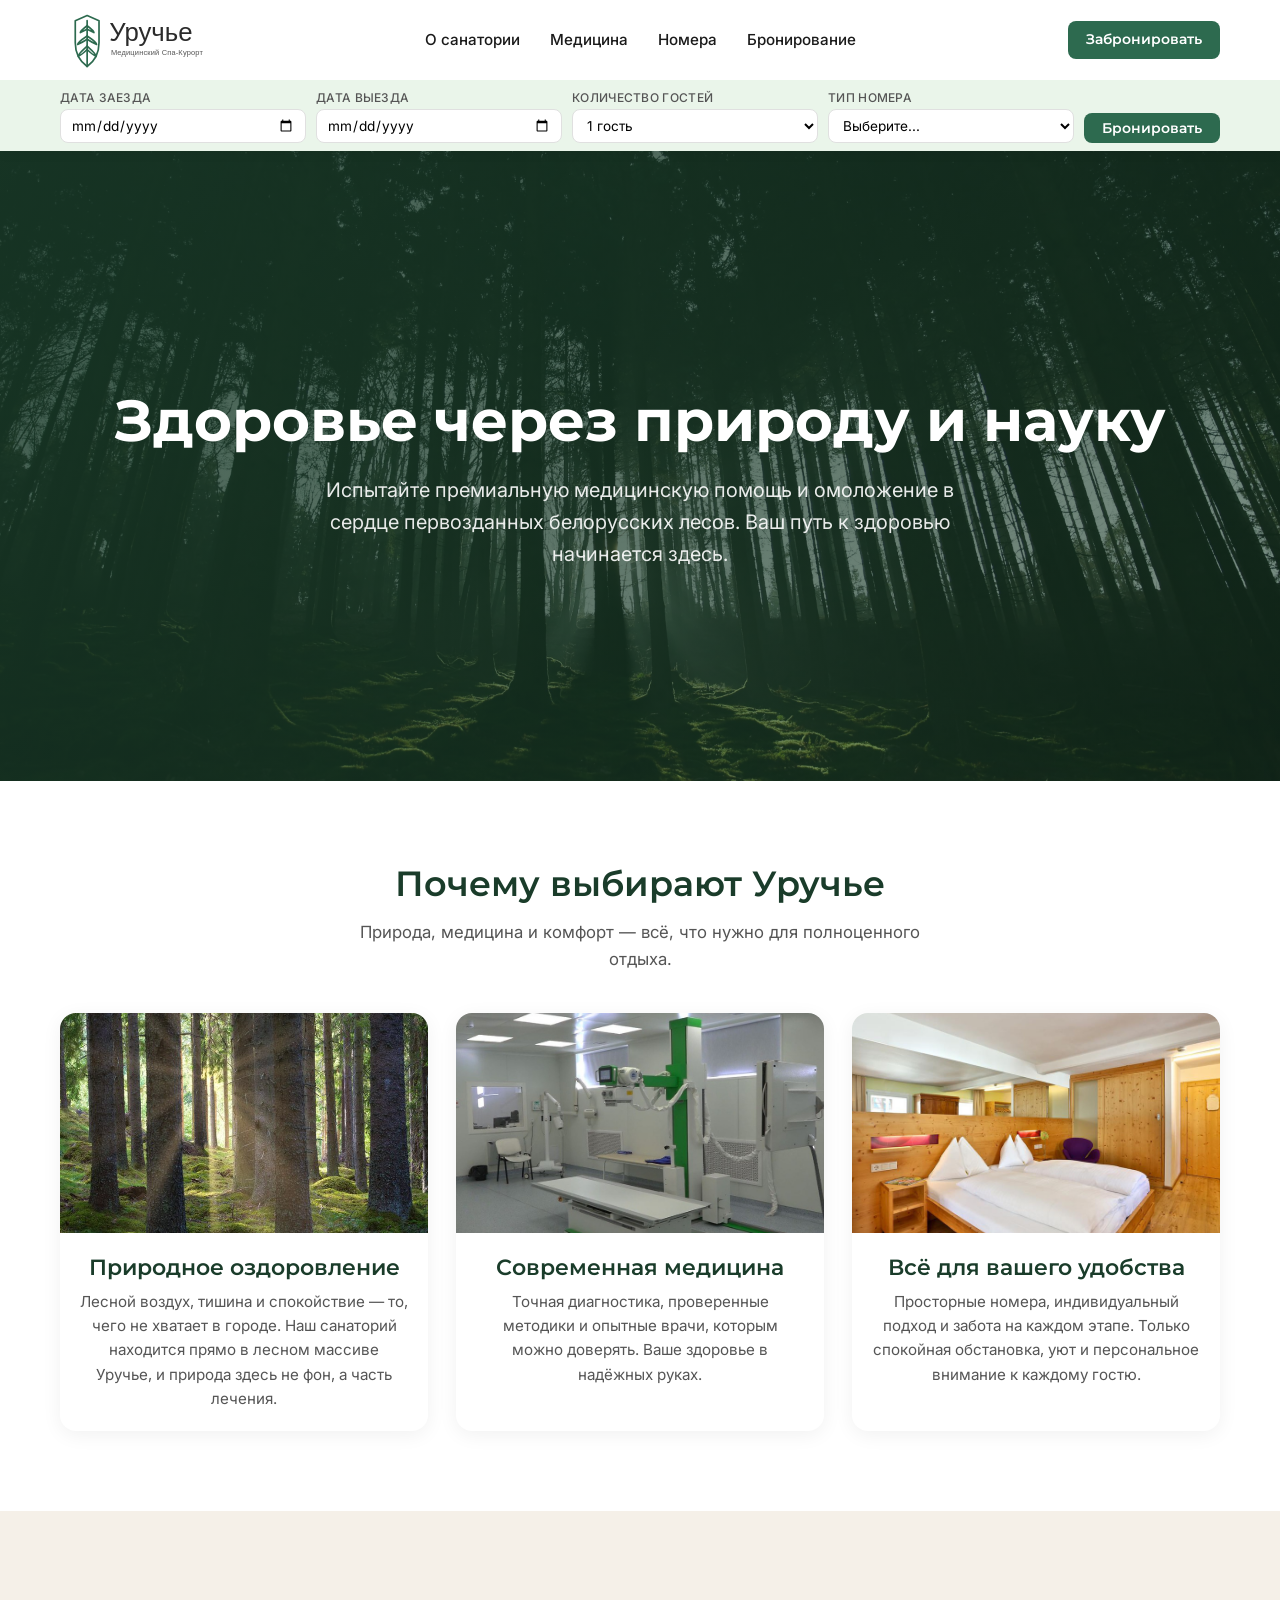
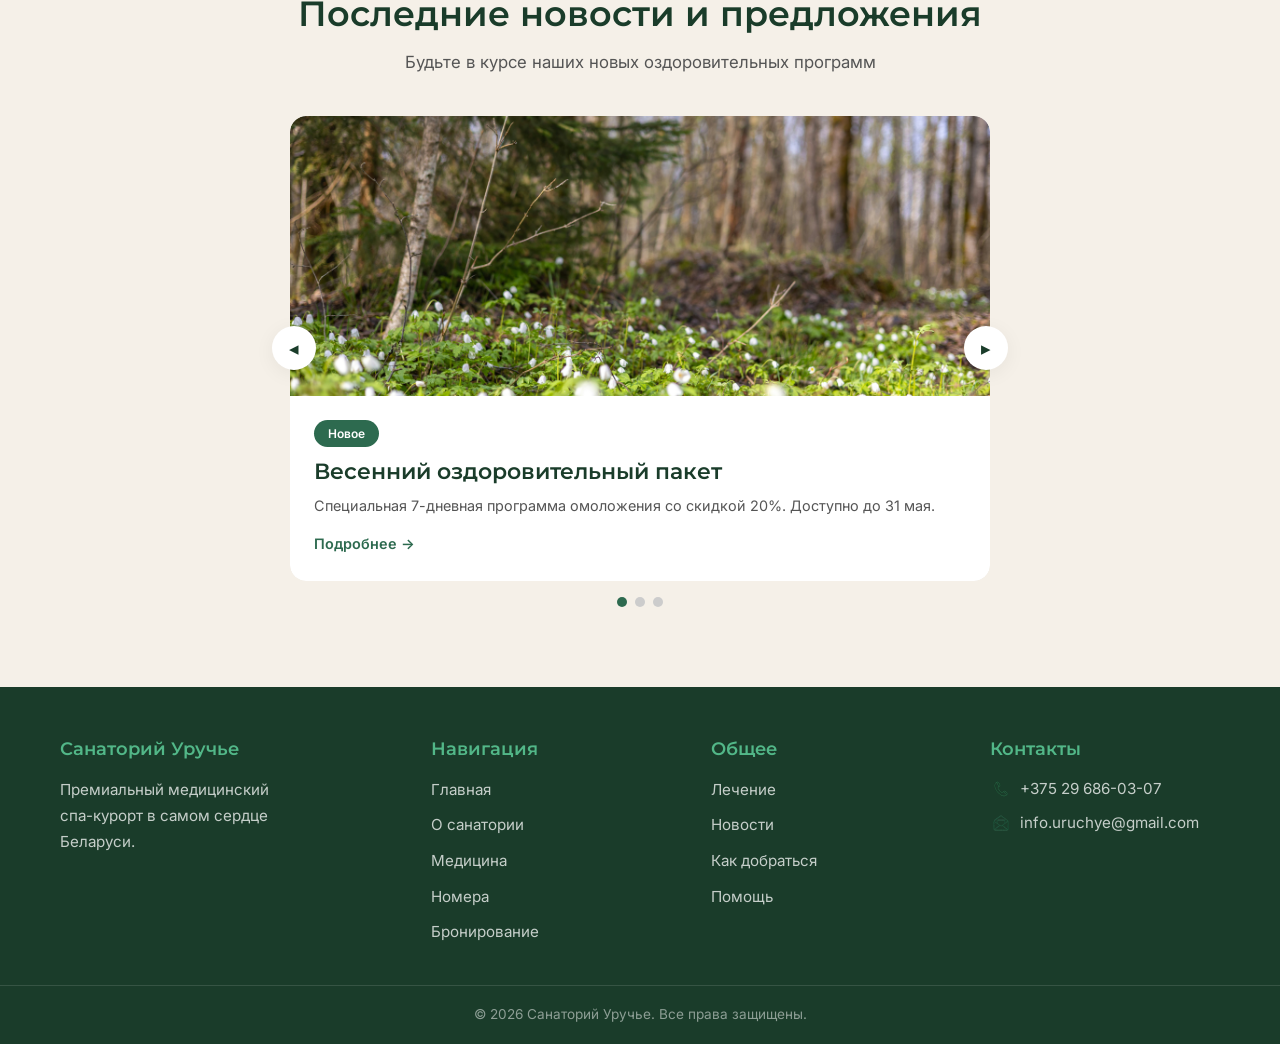
<file: index.html>
<!DOCTYPE html>
<html lang="ru">
<head>
    <meta charset="UTF-8">
    <meta name="viewport" content="width=device-width, initial-scale=1.0">
    <title>Санаторий Уручье — Здоровье через природу и науку</title>
    <link rel="stylesheet" href="css/style.css">
    <link href="https://fonts.googleapis.com/css2?family=Inter:wght@400;500;600&family=Montserrat:wght@500;600;700&display=swap" rel="stylesheet">
</head>
<body>

    <header class="header">
        <div class="header__top">
            <div class="container">
                <a href="index.html" class="logo">
                    <img src="icons/logo.svg" alt="Санаторий Уручье" class="logo__img">
                </a>
                <nav class="nav" id="nav">
                    <ul class="nav__list">
                        <li class="nav__item"><a href="about.html" class="nav__link">О санатории</a></li>
                        <li class="nav__item"><a href="medicine.html" class="nav__link">Медицина</a></li>
                        <li class="nav__item"><a href="rooms.html" class="nav__link">Номера</a></li>
                        <li class="nav__item"><a href="booking.html" class="nav__link">Бронирование</a></li>
                    </ul>
                </nav>
                <a href="booking.html" class="btn btn--green btn--sm header__btn">Забронировать</a>
                <button class="burger" id="burger" aria-label="Меню">
                    <span class="burger__line"></span>
                    <span class="burger__line"></span>
                    <span class="burger__line"></span>
                </button>
            </div>
        </div>
        <div class="header__bar" id="headerBar">
            <div class="container">
                <div class="header__bar-field"><label>Дата заезда</label><input type="date" id="hb-checkin"></div>
                <div class="header__bar-field"><label>Дата выезда</label><input type="date" id="hb-checkout"></div>
                <div class="header__bar-field"><label>Количество гостей</label><select id="hb-guests"><option value="1">1 гость</option><option value="2">2 гостя</option><option value="3">3 гостя</option><option value="4">4 гостя</option></select></div>
                <div class="header__bar-field"><label>Тип номера</label><select id="hb-room"><option value="">Выберите...</option><option value="standard">Стандартный</option><option value="deluxe">Делюкс</option><option value="junior">Полулюкс</option><option value="executive">Люкс</option></select></div>
                <button class="btn btn--green btn--sm" id="hb-submit">Бронировать</button>
                <span class="header__bar-success" id="hb-success">✅ Заявка на бронирование отправлена</span>
            </div>
        </div>
    </header>

    <main>
        <section class="hero">
            <div class="hero__content">
                <div class="container">
                    <h1 class="hero__title">Здоровье через природу и науку</h1>
                    <p class="hero__subtitle">Испытайте премиальную медицинскую помощь и омоложение в сердце первозданных белорусских лесов. Ваш путь к здоровью начинается здесь.</p>
                </div>
            </div>
        </section>

        <section class="advantages section">
            <div class="container">
                <h2 class="section__title">Почему выбирают Уручье</h2>
                <p class="section__subtitle">Природа, медицина и комфорт — всё, что нужно для полноценного отдыха.</p>
                <div class="advantages__grid">
                    <article class="advantage-card">
                        <div class="advantage-card__image"><img src="images/advantage-nature.jpg" alt="Природное оздоровление" loading="lazy"></div>
                        <h3 class="advantage-card__title">Природное оздоровление</h3>
                        <p class="advantage-card__desc">Лесной воздух, тишина и спокойствие — то, чего не хватает в городе. Наш санаторий находится прямо в лесном массиве Уручье, и природа здесь не фон, а часть лечения.</p>
                    </article>
                    <article class="advantage-card">
                        <div class="advantage-card__image"><img src="images/advantage-medical.jpg" alt="Современная медицина" loading="lazy"></div>
                        <h3 class="advantage-card__title">Современная медицина</h3>
                        <p class="advantage-card__desc">Точная диагностика, проверенные методики и опытные врачи, которым можно доверять. Ваше здоровье в надёжных руках.</p>
                    </article>
                    <article class="advantage-card">
                        <div class="advantage-card__image"><img src="images/advantage-service.jpg" alt="Всё для вашего удобства" loading="lazy"></div>
                        <h3 class="advantage-card__title">Всё для вашего удобства</h3>
                        <p class="advantage-card__desc">Просторные номера, индивидуальный подход и забота на каждом этапе. Только спокойная обстановка, уют и персональное внимание к каждому гостю.</p>
                    </article>
                </div>
            </div>
        </section>

        <section class="news section section--light" id="news">
            <div class="container">
                <h2 class="section__title">Последние новости и предложения</h2>
                <p class="section__subtitle">Будьте в курсе наших новых оздоровительных программ</p>
                <div class="news__wrapper">
                    <div class="news__track" id="newsTrack"></div>
                    <button class="news__arrow news__arrow--prev" id="newsPrev">◂</button>
                    <button class="news__arrow news__arrow--next" id="newsNext">▸</button>
                </div>
                <div class="news__dots" id="newsDots"></div>
            </div>
        </section>
    </main>

        <footer class="footer">
        <div class="container footer__container">
            <div class="footer__col">
                <h2 class="footer__title">Санаторий Уручье</h2>
                <p class="footer__desc">Премиальный медицинский спа-курорт в самом сердце Беларуси.</p>
            </div>
            <div class="footer__col">
                <h2 class="footer__title">Навигация</h2>
                <ul class="footer__list">
                    <li><a href="index.html" class="footer__link">Главная</a></li>
                    <li><a href="about.html" class="footer__link">О санатории</a></li>
                    <li><a href="medicine.html" class="footer__link">Медицина</a></li>
                    <li><a href="rooms.html" class="footer__link">Номера</a></li>
                    <li><a href="booking.html" class="footer__link">Бронирование</a></li>
                </ul>
            </div>
            <div class="footer__col">
                <h2 class="footer__title">Общее</h2>
                <ul class="footer__list">
                    <li><a href="medicine.html" class="footer__link">Лечение</a></li>
                    <li><a href="index.html#news" class="footer__link">Новости</a></li>
                    <li><a href="booking.html#map" class="footer__link">Как добраться</a></li>
                    <li><a href="booking.html#help" class="footer__link">Помощь</a></li>
                </ul>
            </div>
            <div class="footer__col">
                <h2 class="footer__title">Контакты</h2>
                <p><img src="icons/phone.svg" alt="" width="22" height="22"> <a href="tel:+375296860307" class="footer__link">+375 29 686-03-07</a></p>
                <p><img src="icons/email.svg" alt="" width="22" height="22"> <a href="mailto:info.uruchye@gmail.com" class="footer__link">info.uruchye@gmail.com</a></p>
            </div>
        </div>
        <div class="footer__bottom"><div class="container"><p>© 2026 Санаторий Уручье. Все права защищены.</p></div></div>
    </footer>

    <script src="js/main.js"></script>
</body>
</html>
</file>
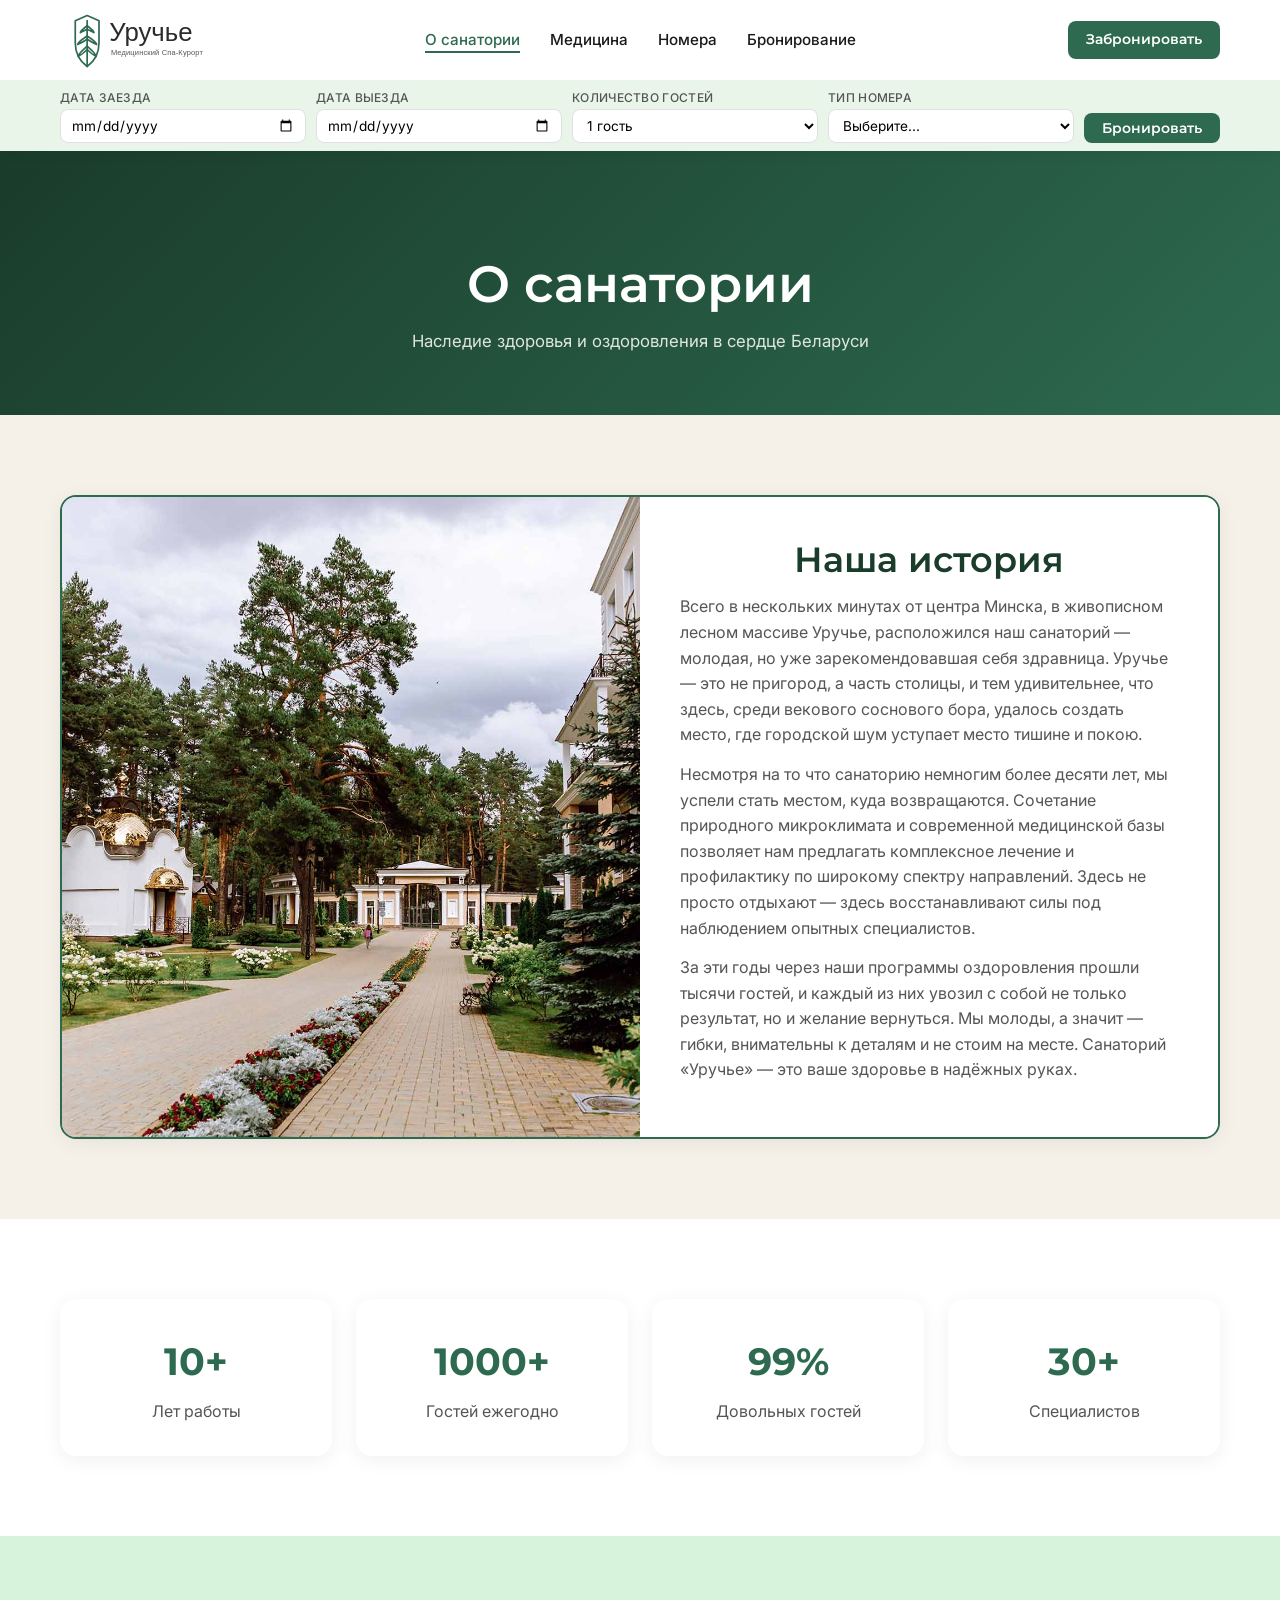
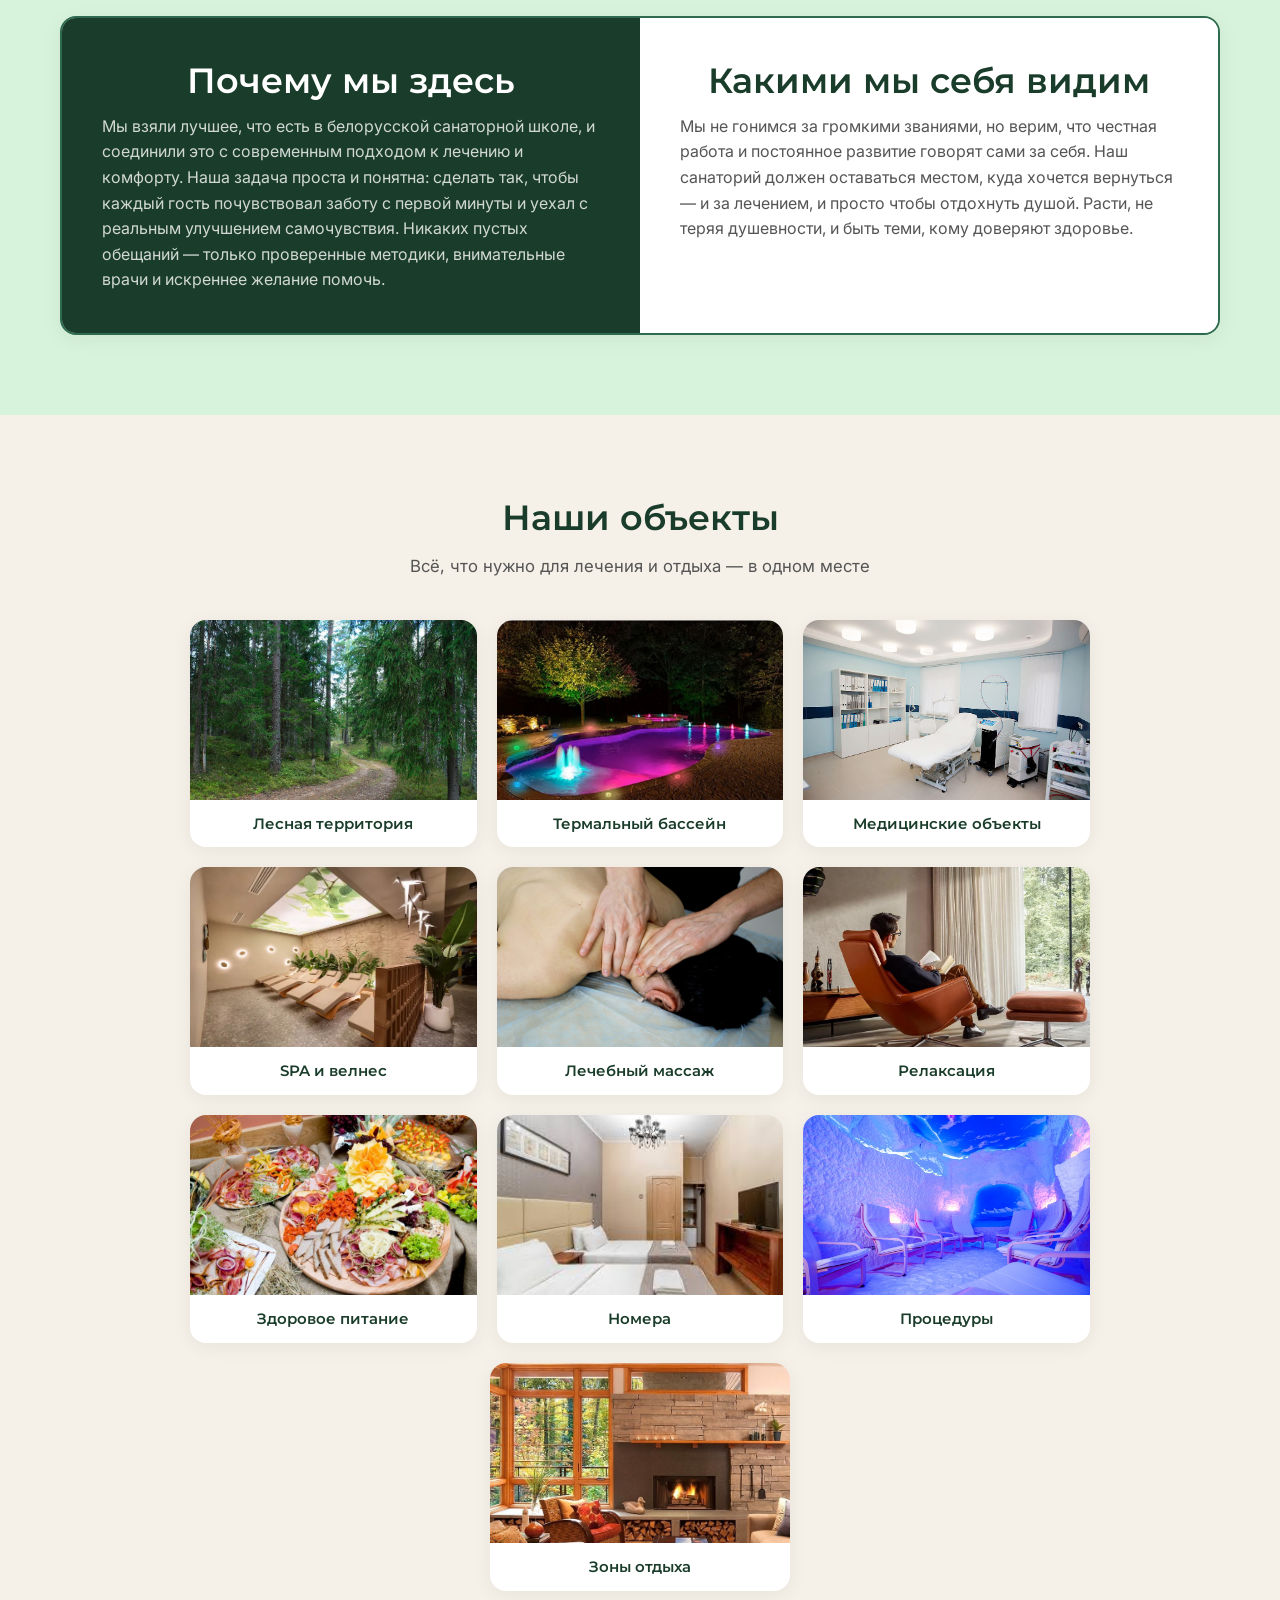
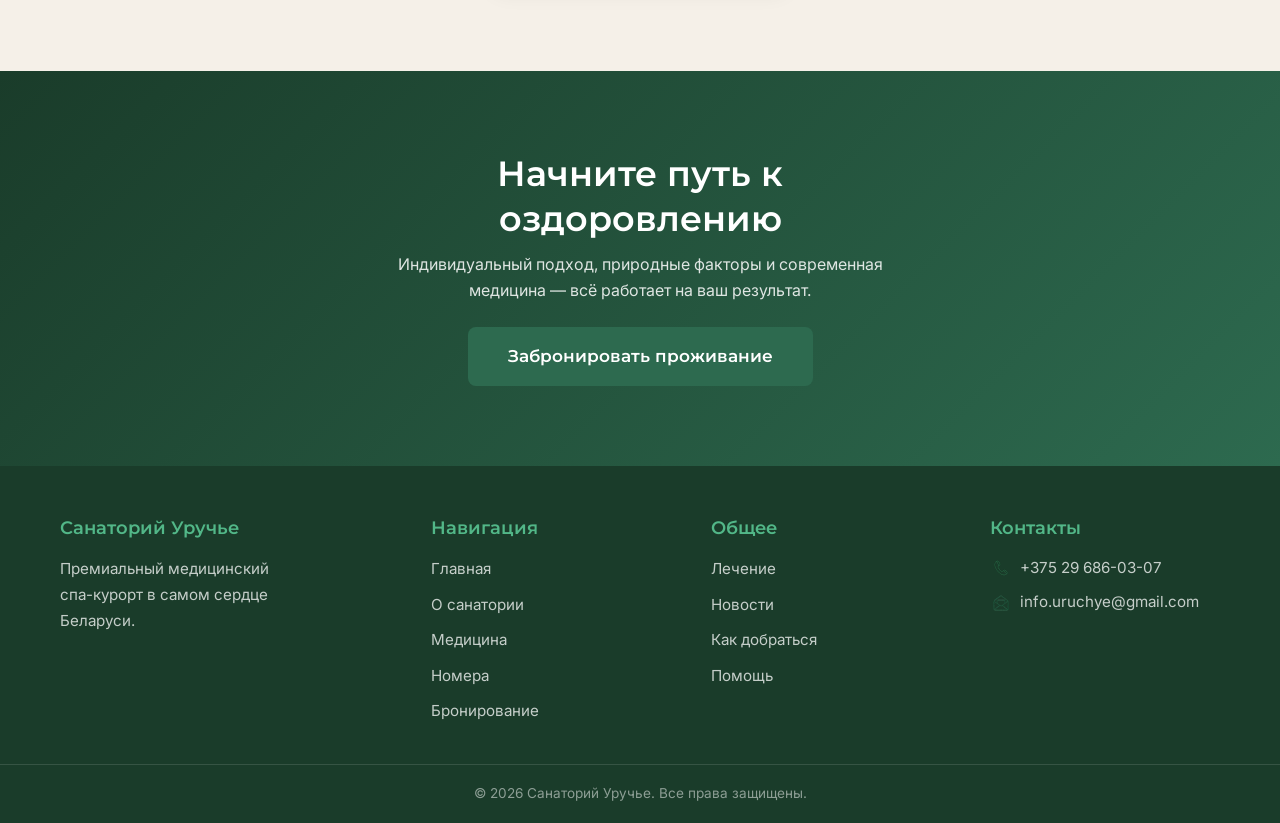
<file: about.html>
<!DOCTYPE html>
<html lang="ru">
<head>
    <meta charset="UTF-8">
    <meta name="viewport" content="width=device-width, initial-scale=1.0">
    <title>О санатории — Санаторий Уручье</title>
    <link rel="stylesheet" href="css/style.css">
    <link href="https://fonts.googleapis.com/css2?family=Inter:wght@400;500;600&family=Montserrat:wght@500;600;700&display=swap" rel="stylesheet">
</head>
<body>

    <header class="header">
        <div class="header__top">
            <div class="container">
                <a href="index.html" class="logo"><img src="icons/logo.svg" alt="Санаторий Уручье" class="logo__img"></a>
                <nav class="nav" id="nav">
                    <ul class="nav__list">
                        <li class="nav__item"><a href="about.html" class="nav__link nav__link--active">О санатории</a></li>
                        <li class="nav__item"><a href="medicine.html" class="nav__link">Медицина</a></li>
                        <li class="nav__item"><a href="rooms.html" class="nav__link">Номера</a></li>
                        <li class="nav__item"><a href="booking.html" class="nav__link">Бронирование</a></li>
                    </ul>
                </nav>
                <a href="booking.html" class="btn btn--green btn--sm header__btn">Забронировать</a>
                <button class="burger" id="burger" aria-label="Меню"><span class="burger__line"></span><span class="burger__line"></span><span class="burger__line"></span></button>
            </div>
        </div>
        <div class="header__bar" id="headerBar">
            <div class="container">
                <div class="header__bar-field"><label>Дата заезда</label><input type="date" id="hb-checkin"></div>
                <div class="header__bar-field"><label>Дата выезда</label><input type="date" id="hb-checkout"></div>
                <div class="header__bar-field"><label>Количество гостей</label><select id="hb-guests"><option value="1">1 гость</option><option value="2">2 гостя</option><option value="3">3 гостя</option><option value="4">4 гостя</option></select></div>
                <div class="header__bar-field"><label>Тип номера</label><select id="hb-room"><option value="">Выберите...</option><option value="standard">Стандартный</option><option value="deluxe">Делюкс</option><option value="junior">Полулюкс</option><option value="executive">Люкс</option></select></div>
                <button class="btn btn--green btn--sm" id="hb-submit">Бронировать</button>
                <span class="header__bar-success" id="hb-success">✅ Заявка на бронирование отправлена</span>
            </div>
        </div>
    </header>

    <main>
        <section class="page-hero">
            <div class="container"><h1 class="page-hero__title">О санатории</h1><p class="page-hero__subtitle">Наследие здоровья и оздоровления в сердце Беларуси</p></div>
        </section>

        <section class="story section">
            <div class="container">
                <div class="story__container">
                    <div class="story__image"><img src="images/about-story.jpg" alt="Санаторий Уручье" loading="lazy"></div>
                    <div class="story__content">
                        <h2 class="section__title section__title--left">Наша история</h2>
                        <p>Всего в нескольких минутах от центра Минска, в живописном лесном массиве Уручье, расположился наш санаторий — молодая, но уже зарекомендовавшая себя здравница. Уручье — это не пригород, а часть столицы, и тем удивительнее, что здесь, среди векового соснового бора, удалось создать место, где городской шум уступает место тишине и покою.</p>
                        <p>Несмотря на то что санаторию немногим более десяти лет, мы успели стать местом, куда возвращаются. Сочетание природного микроклимата и современной медицинской базы позволяет нам предлагать комплексное лечение и профилактику по широкому спектру направлений. Здесь не просто отдыхают — здесь восстанавливают силы под наблюдением опытных специалистов.</p>
                        <p>За эти годы через наши программы оздоровления прошли тысячи гостей, и каждый из них увозил с собой не только результат, но и желание вернуться. Мы молоды, а значит — гибки, внимательны к деталям и не стоим на месте. Санаторий «Уручье» — это ваше здоровье в надёжных руках.</p>
                    </div>
                </div>
            </div>
        </section>

        <div class="stats section">
            <div class="container">
                <div class="stats__grid">
                    <div class="stat-card"><div class="stat-card__number">10+</div><div class="stat-card__label">Лет работы</div></div>
                    <div class="stat-card"><div class="stat-card__number">1000+</div><div class="stat-card__label">Гостей ежегодно</div></div>
                    <div class="stat-card"><div class="stat-card__number">99%</div><div class="stat-card__label">Довольных гостей</div></div>
                    <div class="stat-card"><div class="stat-card__number">30+</div><div class="stat-card__label">Специалистов</div></div>
                </div>
            </div>
        </div>

        <section class="mission section">
            <div class="container">
                <div class="mission__container">
                    <div class="mission__block mission__block--dark">
                        <h2>Почему мы здесь</h2>
                        <p>Мы взяли лучшее, что есть в белорусской санаторной школе, и соединили это с современным подходом к лечению и комфорту. Наша задача проста и понятна: сделать так, чтобы каждый гость почувствовал заботу с первой минуты и уехал с реальным улучшением самочувствия. Никаких пустых обещаний — только проверенные методики, внимательные врачи и искреннее желание помочь.</p>
                    </div>
                    <div class="mission__block mission__block--light">
                        <h2>Какими мы себя видим</h2>
                        <p>Мы не гонимся за громкими званиями, но верим, что честная работа и постоянное развитие говорят сами за себя. Наш санаторий должен оставаться местом, куда хочется вернуться — и за лечением, и просто чтобы отдохнуть душой. Расти, не теряя душевности, и быть теми, кому доверяют здоровье.</p>
                    </div>
                </div>
            </div>
        </section>

        <section class="objects section section--light">
            <div class="container">
                <h2 class="section__title">Наши объекты</h2>
                <p class="section__subtitle">Всё, что нужно для лечения и отдыха — в одном месте</p>
                <div class="objects__grid">
                    <div class="object-card"><div class="object-card__image"><img src="images/objects-forest.jpg" alt="Лесная территория" loading="lazy"></div><h3 class="object-card__title">Лесная территория</h3></div>
                    <div class="object-card"><div class="object-card__image"><img src="images/objects-pool.jpg" alt="Термальный бассейн" loading="lazy"></div><h3 class="object-card__title">Термальный бассейн</h3></div>
                    <div class="object-card"><div class="object-card__image"><img src="images/objects-medical.jpg" alt="Медицинские объекты" loading="lazy"></div><h3 class="object-card__title">Медицинские объекты</h3></div>
                    <div class="object-card"><div class="object-card__image"><img src="images/objects-spa.jpg" alt="SPA и велнес" loading="lazy"></div><h3 class="object-card__title">SPA и велнес</h3></div>
                    <div class="object-card"><div class="object-card__image"><img src="images/objects-massage.jpg" alt="Лечебный массаж" loading="lazy"></div><h3 class="object-card__title">Лечебный массаж</h3></div>
                    <div class="object-card"><div class="object-card__image"><img src="images/objects-relax.jpg" alt="Релаксация" loading="lazy"></div><h3 class="object-card__title">Релаксация</h3></div>
                    <div class="object-card"><div class="object-card__image"><img src="images/objects-dining.jpg" alt="Здоровое питание" loading="lazy"></div><h3 class="object-card__title">Здоровое питание</h3></div>
                    <div class="object-card"><div class="object-card__image"><img src="images/objects-rooms.jpg" alt="Номера" loading="lazy"></div><h3 class="object-card__title">Номера</h3></div>
                    <div class="object-card"><div class="object-card__image"><img src="images/objects-treatment.jpg" alt="Процедуры" loading="lazy"></div><h3 class="object-card__title">Процедуры</h3></div>
                    <div class="object-card"><div class="object-card__image"><img src="images/objects-lounge.jpg" alt="Зоны отдыха" loading="lazy"></div><h3 class="object-card__title">Зоны отдыха</h3></div>
                </div>
            </div>
        </section>

        <section class="cta section">
            <div class="container cta__container">
                <h2 class="cta__title">Начните путь к оздоровлению</h2>
                <p class="cta__subtitle">Индивидуальный подход, природные факторы и современная медицина — всё работает на ваш результат.</p>
                <a href="booking.html" class="btn btn--green btn--lg">Забронировать проживание</a>
            </div>
        </section>
    </main>

        <footer class="footer">
        <div class="container footer__container">
            <div class="footer__col">
                <h2 class="footer__title">Санаторий Уручье</h2>
                <p class="footer__desc">Премиальный медицинский спа-курорт в самом сердце Беларуси.</p>
            </div>
            <div class="footer__col">
                <h2 class="footer__title">Навигация</h2>
                <ul class="footer__list">
                    <li><a href="index.html" class="footer__link">Главная</a></li>
                    <li><a href="about.html" class="footer__link">О санатории</a></li>
                    <li><a href="medicine.html" class="footer__link">Медицина</a></li>
                    <li><a href="rooms.html" class="footer__link">Номера</a></li>
                    <li><a href="booking.html" class="footer__link">Бронирование</a></li>
                </ul>
            </div>
            <div class="footer__col">
                <h2 class="footer__title">Общее</h2>
                <ul class="footer__list">
                    <li><a href="medicine.html" class="footer__link">Лечение</a></li>
                    <li><a href="index.html#news" class="footer__link">Новости</a></li>
                    <li><a href="booking.html#map" class="footer__link">Как добраться</a></li>
                    <li><a href="booking.html#help" class="footer__link">Помощь</a></li>
                </ul>
            </div>
            <div class="footer__col">
                <h2 class="footer__title">Контакты</h2>
                <p><img src="icons/phone.svg" alt="" width="22" height="22"> <a href="tel:+375296860307" class="footer__link">+375 29 686-03-07</a></p>
                <p><img src="icons/email.svg" alt="" width="22" height="22"> <a href="mailto:info.uruchye@gmail.com" class="footer__link">info.uruchye@gmail.com</a></p>
            </div>
        </div>
        <div class="footer__bottom"><div class="container"><p>© 2026 Санаторий Уручье. Все права защищены.</p></div></div>
    </footer>

    <script src="js/main.js"></script>
</body>
</html>
</file>
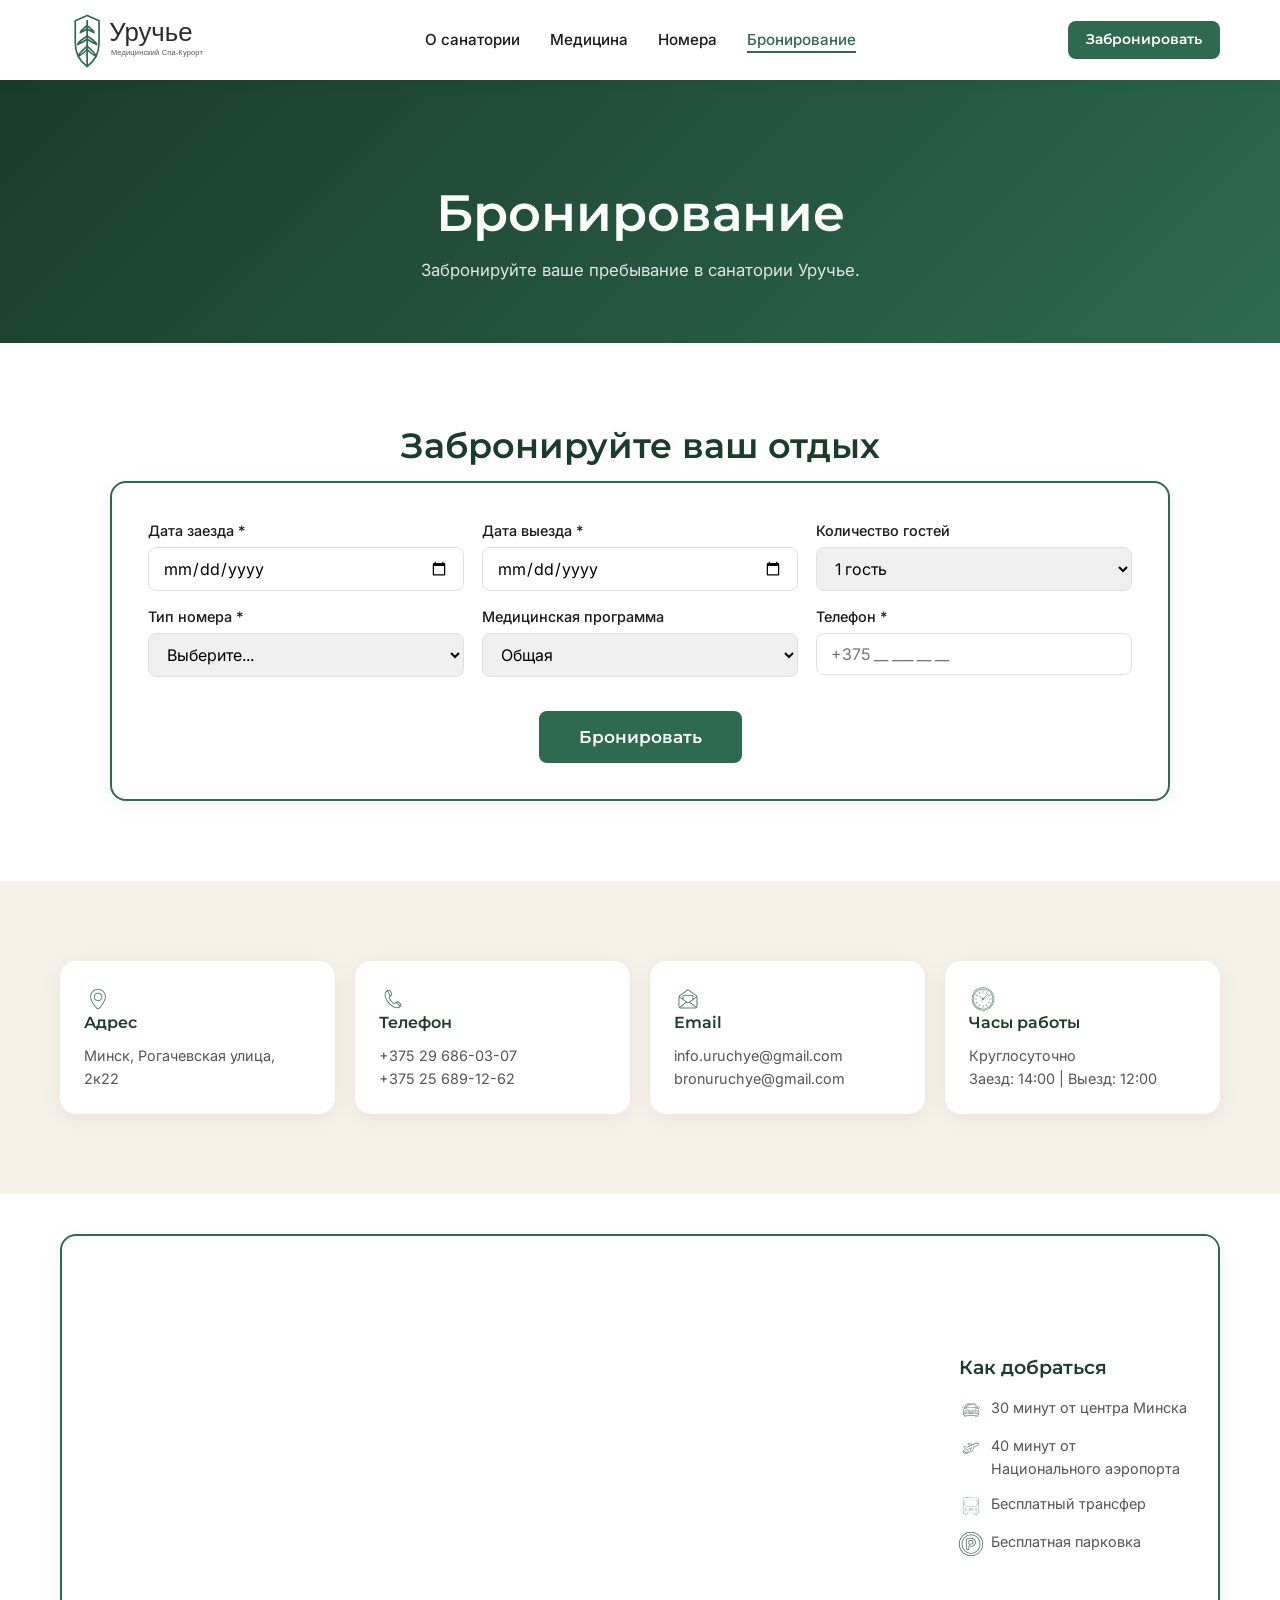
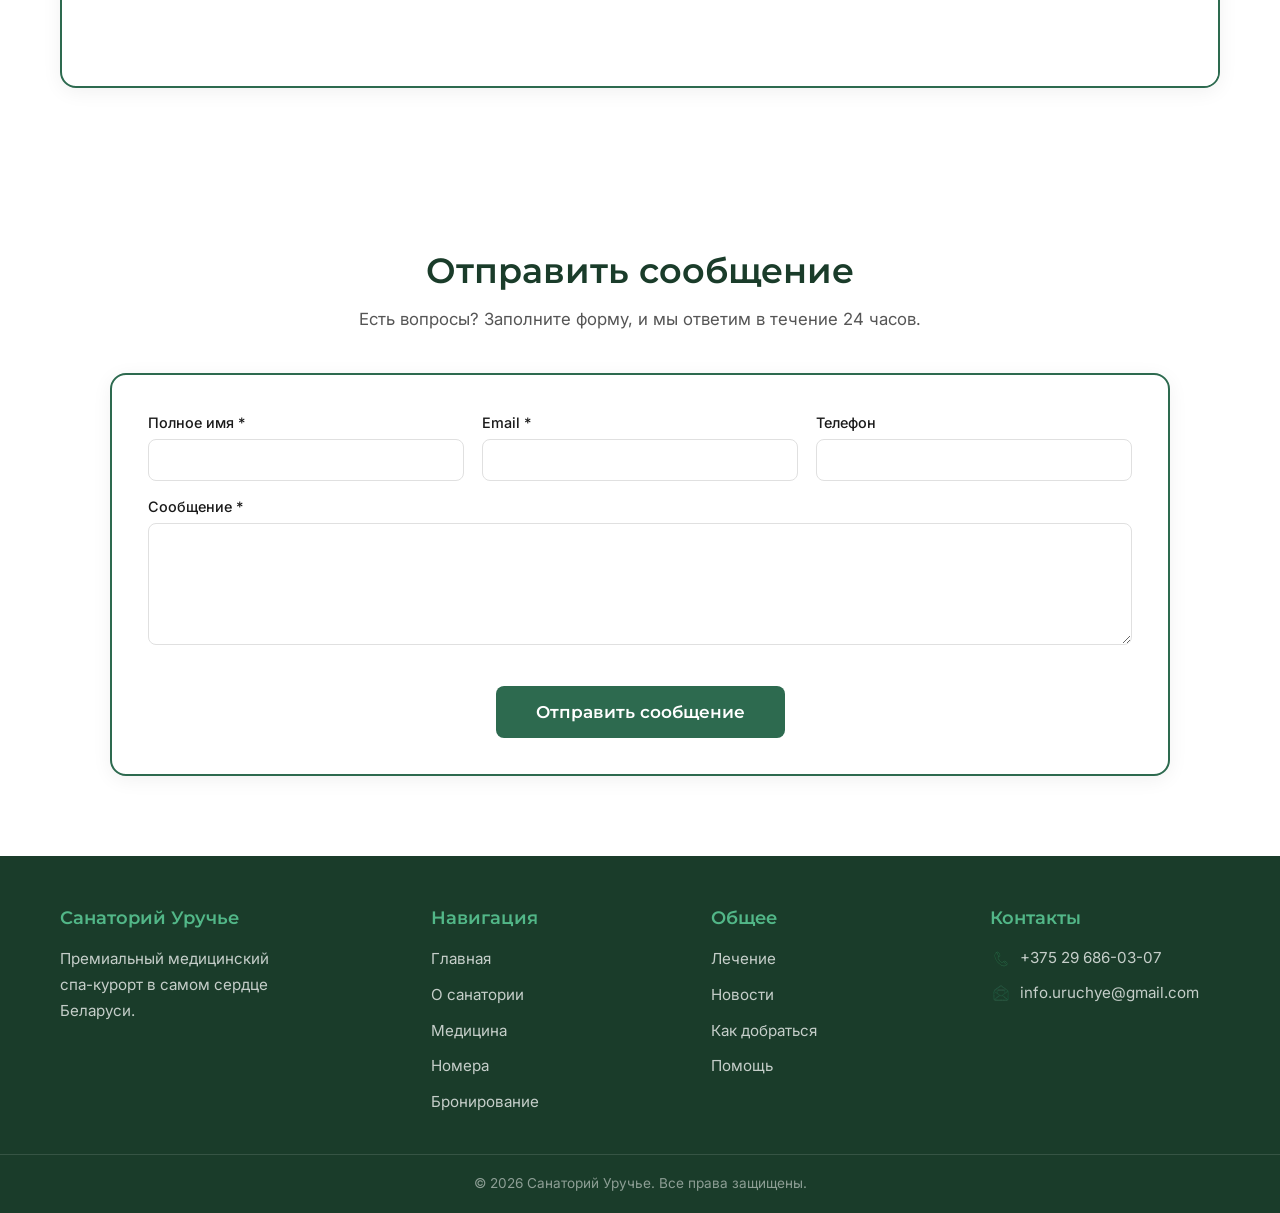
<file: booking.html>
<!DOCTYPE html>
<html lang="ru">
<head>
    <meta charset="UTF-8">
    <meta name="viewport" content="width=device-width, initial-scale=1.0">
    <title>Бронирование — Санаторий Уручье</title>
    <link rel="stylesheet" href="css/style.css">
    <link href="https://fonts.googleapis.com/css2?family=Inter:wght@400;500;600&family=Montserrat:wght@500;600;700&display=swap" rel="stylesheet">
</head>
<body>

    <header class="header">
        <div class="header__top">
            <div class="container">
                <a href="index.html" class="logo"><img src="icons/logo.svg" alt="Санаторий Уручье" class="logo__img"></a>
                <nav class="nav" id="nav">
                    <ul class="nav__list">
                        <li class="nav__item"><a href="about.html" class="nav__link">О санатории</a></li>
                        <li class="nav__item"><a href="medicine.html" class="nav__link">Медицина</a></li>
                        <li class="nav__item"><a href="rooms.html" class="nav__link">Номера</a></li>
                        <li class="nav__item"><a href="booking.html" class="nav__link nav__link--active">Бронирование</a></li>
                    </ul>
                </nav>
                <a href="booking.html" class="btn btn--green btn--sm header__btn">Забронировать</a>
                <button class="burger" id="burger" aria-label="Меню"><span class="burger__line"></span><span class="burger__line"></span><span class="burger__line"></span></button>
            </div>
        </div>
    </header>

    <main>
        <section class="page-hero">
            <div class="container"><h1 class="page-hero__title">Бронирование</h1><p class="page-hero__subtitle">Забронируйте ваше пребывание в санатории Уручье.</p></div>
        </section>

        <section class="section">
            <div class="container booking-form__wrapper">
                <h2 class="section__title">Забронируйте ваш отдых</h2>
                <form class="booking-form" id="mainBookingForm">
                    <div class="booking-form__row">
                        <div class="booking-form__field"><label>Дата заезда *</label><input type="date" id="book-checkin" required></div>
                        <div class="booking-form__field"><label>Дата выезда *</label><input type="date" id="book-checkout" required></div>
                        <div class="booking-form__field"><label>Количество гостей</label><select id="book-guests"><option value="1">1 гость</option><option value="2">2 гостя</option><option value="3">3 гостя</option><option value="4">4 гостя</option></select></div>
                    </div>
                    <div class="booking-form__row">
                        <div class="booking-form__field"><label>Тип номера *</label><select id="book-room" required><option value="">Выберите...</option><option value="standard">Стандартный</option><option value="deluxe">Делюкс</option><option value="junior">Полулюкс</option><option value="executive">Люкс</option></select></div>
                        <div class="booking-form__field"><label>Медицинская программа</label><select id="book-program"><option value="">Общая</option><option value="balneology">Бальнеотерапия</option><option value="massage">Лечебный массаж</option><option value="physio">Физиотерапия</option><option value="diagnostic">Медицинская диагностика</option><option value="cardio">Кардиология</option><option value="neuro">Нейротерапия</option><option value="ortho">Ортопедия</option><option value="phyto">Фитотерапия</option><option value="respiratory">Респираторная помощь</option></select></div>
                        <div class="booking-form__field"><label>Телефон *</label><input type="text" id="book-contact" placeholder="+375 __ ___ __ __" required></div>
                    </div>
                    <button type="submit" class="btn btn--green btn--lg btn--center">Бронировать</button>
                </form>
                <div class="booking-form__success" id="bookingFormSuccess">✅ Спасибо! Наш менеджер свяжется с вами в ближайшее время.</div>
            </div>
        </section>

        <section class="section section--light">
            <div class="container">
                <div class="contact-info__grid">
                    <div class="contact-info-card"><h3><img src="icons/location.svg" alt=""> Адрес</h3><p>Минск, Рогачевская улица, 2к22</p></div>
                    <div class="contact-info-card"><h3><img src="icons/phone.svg" alt=""> Телефон</h3><p>+375 29 686-03-07</p><p>+375 25 689-12-62</p></div>
                    <div class="contact-info-card"><h3><img src="icons/email.svg" alt=""> Email</h3><p>info.uruchye@gmail.com</p><p>bronuruchye@gmail.com</p></div>
                    <div class="contact-info-card"><h3><img src="icons/clock.svg" alt=""> Часы работы</h3><p>Круглосуточно</p><p>Заезд: 14:00 | Выезд: 12:00</p></div>
                </div>
            </div>
        </section>

        <section class="map-section" id="map">
            <div class="container">
                <div class="map__wrapper">
                    <div class="map__container">
                        <div class="map__frame">
                            <iframe src="https://yandex.ru/map-widget/v1/?ll=27.712329%2C53.938733&mode=search&ol=geo&z=16&pt=27.712329,53.938733,pm2rdl" loading="lazy" title="Санаторий Уручье на карте"></iframe>
                        </div>
                        <div class="map__info">
                            <h3>Как добраться</h3>
                            <ul>
                                <li><img src="icons/car.svg" alt=""> 30 минут от центра Минска</li>
                                <li><img src="icons/plane.svg" alt=""> 40 минут от Национального аэропорта</li>
                                <li><img src="icons/shuttle.svg" alt=""> Бесплатный трансфер</li>
                                <li><img src="icons/parking.svg" alt=""> Бесплатная парковка</li>
                            </ul>
                        </div>
                    </div>
                </div>
            </div>
        </section>

        <section class="section" id="help">
            <div class="container contact-form__wrapper">
                <h2 class="section__title">Отправить сообщение</h2>
                <p class="section__subtitle">Есть вопросы? Заполните форму, и мы ответим в течение 24 часов.</p>
                <form class="contact-form" id="contactForm">
                    <div class="contact-form__row contact-form__row--triple">
                        <div class="contact-form__field"><label>Полное имя *</label><input type="text" id="contact-name" required></div>
                        <div class="contact-form__field"><label>Email *</label><input type="email" id="contact-email" required></div>
                        <div class="contact-form__field"><label>Телефон</label><input type="tel" id="contact-phone"></div>
                    </div>
                    <div class="contact-form__row">
                        <div class="contact-form__field contact-form__field--wide"><label>Сообщение *</label><textarea id="contact-message" rows="5" required></textarea></div>
                    </div>
                    <button type="submit" class="btn btn--green btn--lg btn--center">Отправить сообщение</button>
                </form>
                <div class="contact-form__success" id="contactFormSuccess">✅ Ваше сообщение успешно отправлено! Мы ответим в течение 24 часов.</div>
            </div>
        </section>
    </main>

    <footer class="footer">
        <div class="container footer__container">
            <div class="footer__col">
                <h2 class="footer__title">Санаторий Уручье</h2>
                <p class="footer__desc">Премиальный медицинский спа-курорт в самом сердце Беларуси.</p>
            </div>
            <div class="footer__col">
                <h2 class="footer__title">Навигация</h2>
                <ul class="footer__list">
                    <li><a href="index.html" class="footer__link">Главная</a></li>
                    <li><a href="about.html" class="footer__link">О санатории</a></li>
                    <li><a href="medicine.html" class="footer__link">Медицина</a></li>
                    <li><a href="rooms.html" class="footer__link">Номера</a></li>
                    <li><a href="booking.html" class="footer__link">Бронирование</a></li>
                </ul>
            </div>
            <div class="footer__col">
                <h2 class="footer__title">Общее</h2>
                <ul class="footer__list">
                    <li><a href="medicine.html" class="footer__link">Лечение</a></li>
                    <li><a href="index.html#news" class="footer__link">Новости</a></li>
                    <li><a href="booking.html#map" class="footer__link">Как добраться</a></li>
                    <li><a href="booking.html#help" class="footer__link">Помощь</a></li>
                </ul>
            </div>
            <div class="footer__col">
                <h2 class="footer__title">Контакты</h2>
                <p><img src="icons/phone.svg" alt="" width="22" height="22"> <a href="tel:+375296860307" class="footer__link">+375 29 686-03-07</a></p>
                <p><img src="icons/email.svg" alt="" width="22" height="22"> <a href="mailto:info.uruchye@gmail.com" class="footer__link">info.uruchye@gmail.com</a></p>
            </div>
        </div>
        <div class="footer__bottom"><div class="container"><p>© 2026 Санаторий Уручье. Все права защищены.</p></div></div>
    </footer>

    <script src="js/main.js"></script>
</body>
</html>
</file>
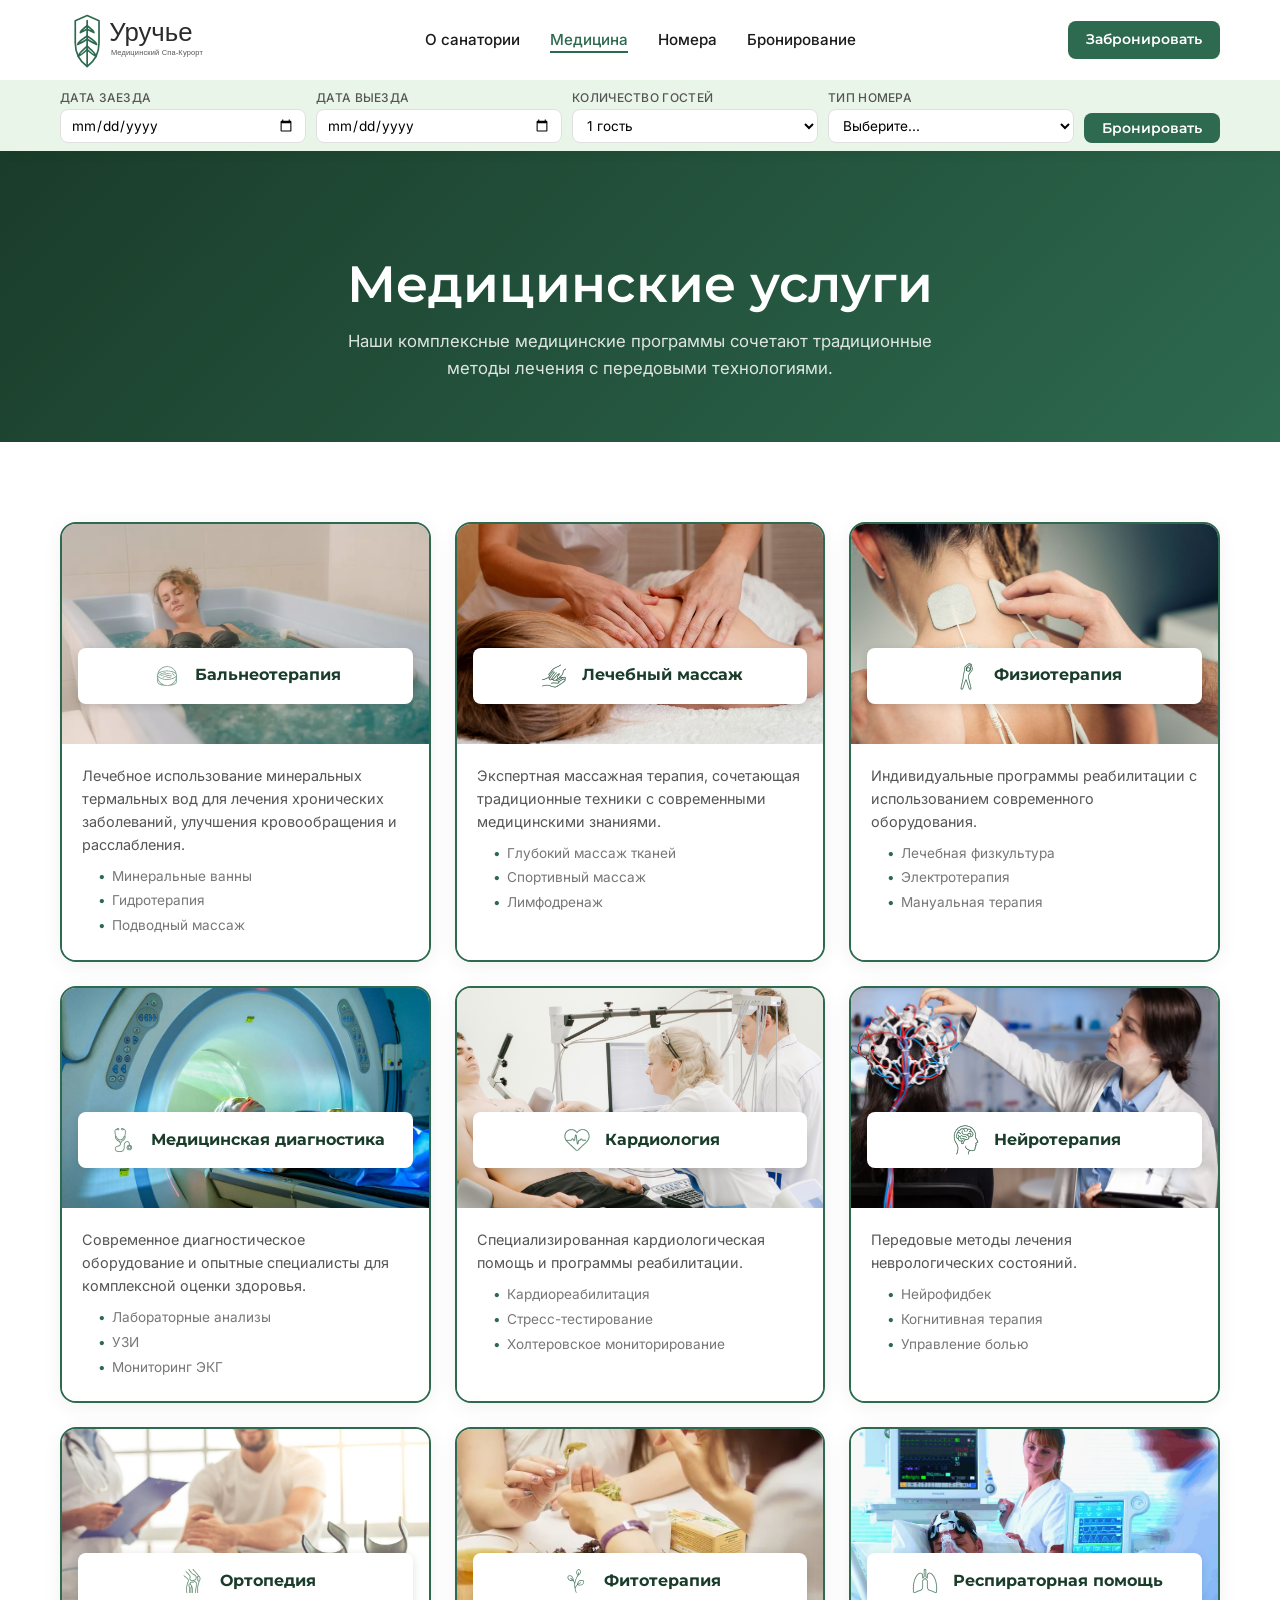
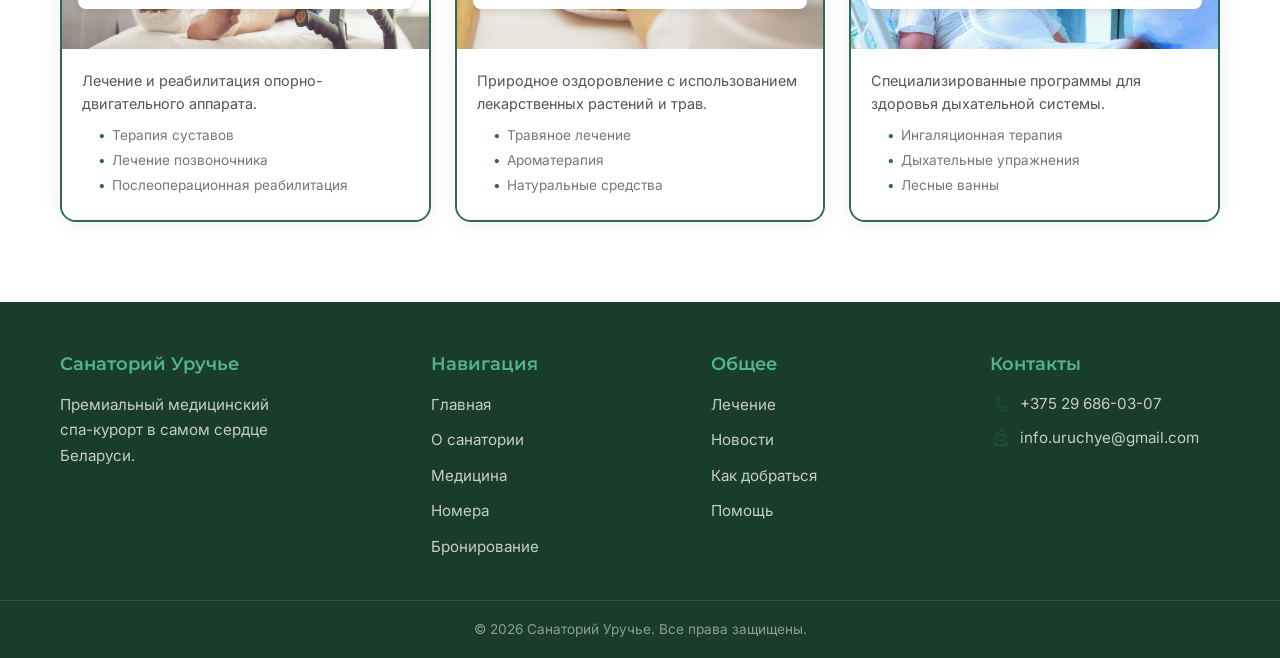
<file: medicine.html>
<!DOCTYPE html>
<html lang="ru">
<head>
    <meta charset="UTF-8">
    <meta name="viewport" content="width=device-width, initial-scale=1.0">
    <title>Медицинские услуги — Санаторий Уручье</title>
    <link rel="stylesheet" href="css/style.css">
    <link href="https://fonts.googleapis.com/css2?family=Inter:wght@400;500;600&family=Montserrat:wght@500;600;700&display=swap" rel="stylesheet">
</head>
<body>

    <header class="header">
        <div class="header__top">
            <div class="container">
                <a href="index.html" class="logo"><img src="icons/logo.svg" alt="Санаторий Уручье" class="logo__img"></a>
                <nav class="nav" id="nav">
                    <ul class="nav__list">
                        <li class="nav__item"><a href="about.html" class="nav__link">О санатории</a></li>
                        <li class="nav__item"><a href="medicine.html" class="nav__link nav__link--active">Медицина</a></li>
                        <li class="nav__item"><a href="rooms.html" class="nav__link">Номера</a></li>
                        <li class="nav__item"><a href="booking.html" class="nav__link">Бронирование</a></li>
                    </ul>
                </nav>
                <a href="booking.html" class="btn btn--green btn--sm header__btn">Забронировать</a>
                <button class="burger" id="burger" aria-label="Меню"><span class="burger__line"></span><span class="burger__line"></span><span class="burger__line"></span></button>
            </div>
        </div>
        <div class="header__bar" id="headerBar">
            <div class="container">
                <div class="header__bar-field"><label>Дата заезда</label><input type="date" id="hb-checkin"></div>
                <div class="header__bar-field"><label>Дата выезда</label><input type="date" id="hb-checkout"></div>
                <div class="header__bar-field"><label>Количество гостей</label><select id="hb-guests"><option value="1">1 гость</option><option value="2">2 гостя</option><option value="3">3 гостя</option><option value="4">4 гостя</option></select></div>
                <div class="header__bar-field"><label>Тип номера</label><select id="hb-room"><option value="">Выберите...</option><option value="standard">Стандартный</option><option value="deluxe">Делюкс</option><option value="junior">Полулюкс</option><option value="executive">Люкс</option></select></div>
                <button class="btn btn--green btn--sm" id="hb-submit">Бронировать</button>
                <span class="header__bar-success" id="hb-success">✅ Заявка на бронирование отправлена</span>
            </div>
        </div>
    </header>

    <main>
        <section class="page-hero">
            <div class="container"><h1 class="page-hero__title">Медицинские услуги</h1><p class="page-hero__subtitle">Наши комплексные медицинские программы сочетают традиционные методы лечения с передовыми технологиями.</p></div>
        </section>
        <div class="section">
            <div class="container"><div class="services__grid" id="servicesGrid"></div></div>
        </div>
    </main>

        <footer class="footer">
        <div class="container footer__container">
            <div class="footer__col">
                <h2 class="footer__title">Санаторий Уручье</h2>
                <p class="footer__desc">Премиальный медицинский спа-курорт в самом сердце Беларуси.</p>
            </div>
            <div class="footer__col">
                <h2 class="footer__title">Навигация</h2>
                <ul class="footer__list">
                    <li><a href="index.html" class="footer__link">Главная</a></li>
                    <li><a href="about.html" class="footer__link">О санатории</a></li>
                    <li><a href="medicine.html" class="footer__link">Медицина</a></li>
                    <li><a href="rooms.html" class="footer__link">Номера</a></li>
                    <li><a href="booking.html" class="footer__link">Бронирование</a></li>
                </ul>
            </div>
            <div class="footer__col">
                <h2 class="footer__title">Общее</h2>
                <ul class="footer__list">
                    <li><a href="medicine.html" class="footer__link">Лечение</a></li>
                    <li><a href="index.html#news" class="footer__link">Новости</a></li>
                    <li><a href="booking.html#map" class="footer__link">Как добраться</a></li>
                    <li><a href="booking.html#help" class="footer__link">Помощь</a></li>
                </ul>
            </div>
            <div class="footer__col">
                <h2 class="footer__title">Контакты</h2>
                <p><img src="icons/phone.svg" alt="" width="22" height="22"> <a href="tel:+375296860307" class="footer__link">+375 29 686-03-07</a></p>
                <p><img src="icons/email.svg" alt="" width="22" height="22"> <a href="mailto:info.uruchye@gmail.com" class="footer__link">info.uruchye@gmail.com</a></p>
            </div>
        </div>
        <div class="footer__bottom"><div class="container"><p>© 2026 Санаторий Уручье. Все права защищены.</p></div></div>
    </footer>

    <script src="js/main.js"></script>
</body>
</html>
</file>
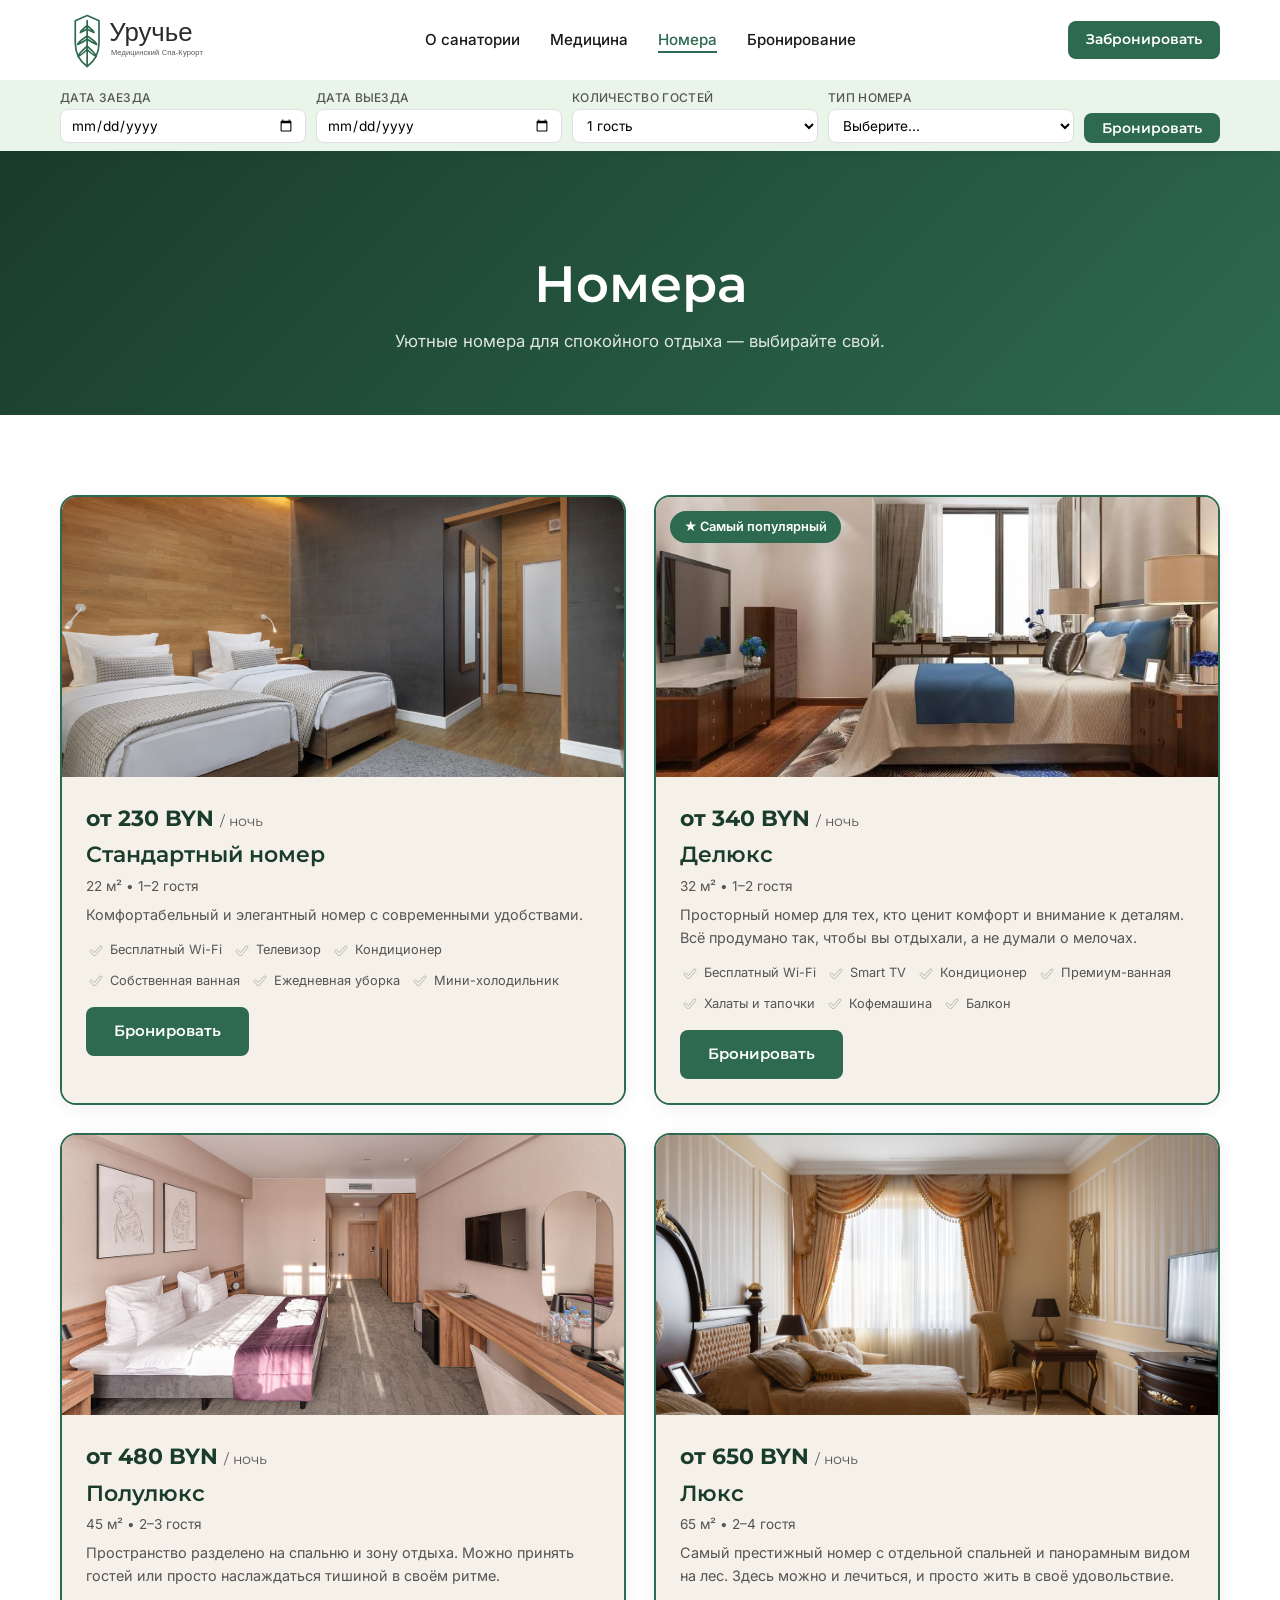
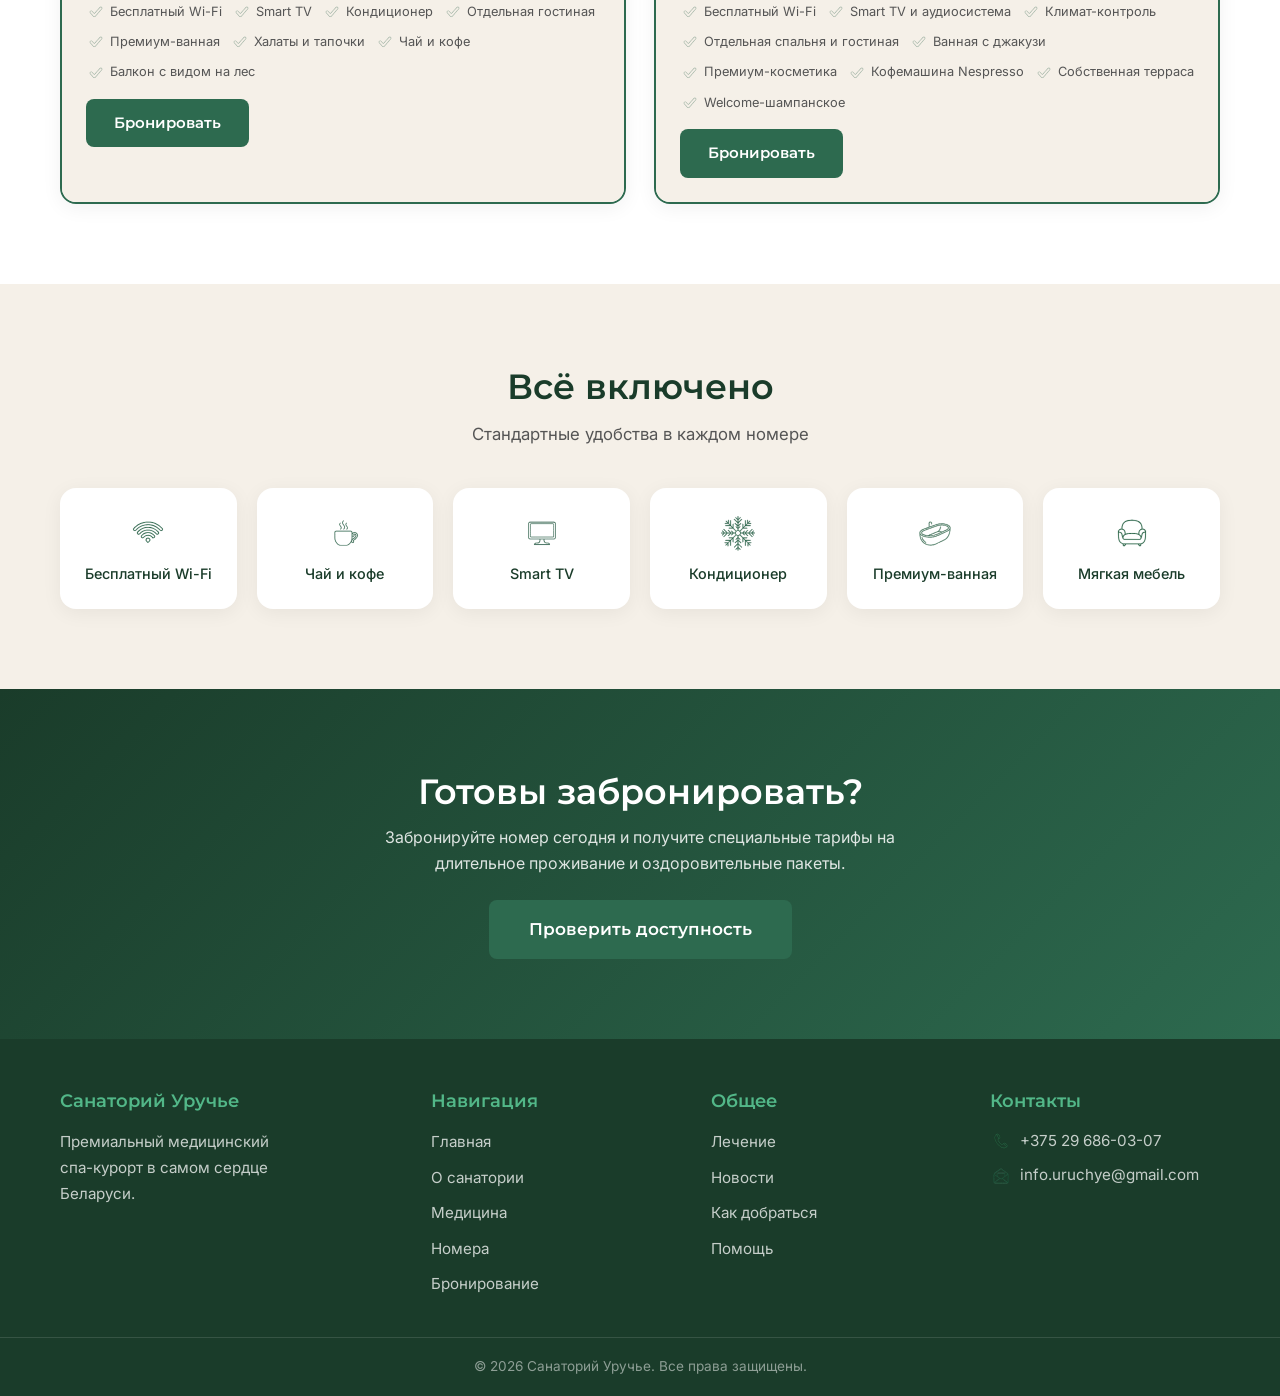
<file: rooms.html>
<!DOCTYPE html>
<html lang="ru">
<head>
    <meta charset="UTF-8">
    <meta name="viewport" content="width=device-width, initial-scale=1.0">
    <title>Номера — Санаторий Уручье</title>
    <link rel="stylesheet" href="css/style.css">
    <link href="https://fonts.googleapis.com/css2?family=Inter:wght@400;500;600&family=Montserrat:wght@500;600;700&display=swap" rel="stylesheet">
</head>
<body>

    <header class="header">
        <div class="header__top">
            <div class="container">
                <a href="index.html" class="logo"><img src="icons/logo.svg" alt="Санаторий Уручье" class="logo__img"></a>
                <nav class="nav" id="nav">
                    <ul class="nav__list">
                        <li class="nav__item"><a href="about.html" class="nav__link">О санатории</a></li>
                        <li class="nav__item"><a href="medicine.html" class="nav__link">Медицина</a></li>
                        <li class="nav__item"><a href="rooms.html" class="nav__link nav__link--active">Номера</a></li>
                        <li class="nav__item"><a href="booking.html" class="nav__link">Бронирование</a></li>
                    </ul>
                </nav>
                <a href="booking.html" class="btn btn--green btn--sm header__btn">Забронировать</a>
                <button class="burger" id="burger" aria-label="Меню"><span class="burger__line"></span><span class="burger__line"></span><span class="burger__line"></span></button>
            </div>
        </div>
        <div class="header__bar" id="headerBar">
            <div class="container">
                <div class="header__bar-field"><label>Дата заезда</label><input type="date" id="hb-checkin"></div>
                <div class="header__bar-field"><label>Дата выезда</label><input type="date" id="hb-checkout"></div>
                <div class="header__bar-field"><label>Количество гостей</label><select id="hb-guests"><option value="1">1 гость</option><option value="2">2 гостя</option><option value="3">3 гостя</option><option value="4">4 гостя</option></select></div>
                <div class="header__bar-field"><label>Тип номера</label><select id="hb-room"><option value="">Выберите...</option><option value="standard">Стандартный</option><option value="deluxe">Делюкс</option><option value="junior">Полулюкс</option><option value="executive">Люкс</option></select></div>
                <button class="btn btn--green btn--sm" id="hb-submit">Бронировать</button>
                <span class="header__bar-success" id="hb-success">✅ Заявка на бронирование отправлена</span>
            </div>
        </div>
    </header>

    <main>
        <section class="page-hero">
            <div class="container"><h1 class="page-hero__title">Номера</h1><p class="page-hero__subtitle">Уютные номера для спокойного отдыха — выбирайте свой.</p></div>
        </section>

        <div class="section">
            <div class="container"><div class="rooms__grid" id="roomsGrid"></div></div>
        </div>

        <section class="amenities section section--light">
            <div class="container">
                <h2 class="section__title">Всё включено</h2>
                <p class="section__subtitle">Стандартные удобства в каждом номере</p>
                <div class="amenities__grid">
                    <div class="amenity-card"><div class="amenity-card__icon"><img src="icons/wifi.svg" alt=""></div><p>Бесплатный Wi-Fi</p></div>
                    <div class="amenity-card"><div class="amenity-card__icon"><img src="icons/coffee.svg" alt=""></div><p>Чай и кофе</p></div>
                    <div class="amenity-card"><div class="amenity-card__icon"><img src="icons/tv.svg" alt=""></div><p>Smart TV</p></div>
                    <div class="amenity-card"><div class="amenity-card__icon"><img src="icons/ac.svg" alt=""></div><p>Кондиционер</p></div>
                    <div class="amenity-card"><div class="amenity-card__icon"><img src="icons/bathroom.svg" alt=""></div><p>Премиум-ванная</p></div>
                    <div class="amenity-card"><div class="amenity-card__icon"><img src="icons/sofa.svg" alt=""></div><p>Мягкая мебель</p></div>
                </div>
            </div>
        </section>

        <section class="cta section">
            <div class="container cta__container">
                <h2 class="cta__title">Готовы забронировать?</h2>
                <p class="cta__subtitle">Забронируйте номер сегодня и получите специальные тарифы на длительное проживание и оздоровительные пакеты.</p>
                <a href="booking.html" class="btn btn--green btn--lg">Проверить доступность</a>
            </div>
        </section>
    </main>

                <footer class="footer">
        <div class="container footer__container">
            <div class="footer__col">
                <h2 class="footer__title">Санаторий Уручье</h2>
                <p class="footer__desc">Премиальный медицинский спа-курорт в самом сердце Беларуси.</p>
            </div>
            <div class="footer__col">
                <h2 class="footer__title">Навигация</h2>
                <ul class="footer__list">
                    <li><a href="index.html" class="footer__link">Главная</a></li>
                    <li><a href="about.html" class="footer__link">О санатории</a></li>
                    <li><a href="medicine.html" class="footer__link">Медицина</a></li>
                    <li><a href="rooms.html" class="footer__link">Номера</a></li>
                    <li><a href="booking.html" class="footer__link">Бронирование</a></li>
                </ul>
            </div>
            <div class="footer__col">
                <h2 class="footer__title">Общее</h2>
                <ul class="footer__list">
                    <li><a href="medicine.html" class="footer__link">Лечение</a></li>
                    <li><a href="index.html#news" class="footer__link">Новости</a></li>
                    <li><a href="booking.html#map" class="footer__link">Как добраться</a></li>
                    <li><a href="booking.html#help" class="footer__link">Помощь</a></li>
                </ul>
            </div>
            <div class="footer__col">
                <h2 class="footer__title">Контакты</h2>
                <p><img src="icons/phone.svg" alt="" width="22" height="22"> <a href="tel:+375296860307" class="footer__link">+375 29 686-03-07</a></p>
                <p><img src="icons/email.svg" alt="" width="22" height="22"> <a href="mailto:info.uruchye@gmail.com" class="footer__link">info.uruchye@gmail.com</a></p>
            </div>
        </div>
        <div class="footer__bottom"><div class="container"><p>© 2026 Санаторий Уручье. Все права защищены.</p></div></div>
    </footer>

    <script src="js/main.js"></script>
</body>
</html>
</file>
<file: css/style.css>
/* ===== VARIABLES ===== */
:root {
  --green-dark: #1a3c2a;
  --green-primary: #2d6a4f;
  --green-mid: #40916c;
  --green-light: #52b788;
  --green-pale: #d8f3dc;
  --green-bar: #eaf5ea;
  --sand-light: #f5f0e8;
  --white: #ffffff;
  --text-dark: #1a1a1a;
  --text-gray: #555555;
  --text-light: #777777;
  --font-heading: 'Montserrat', sans-serif;
  --font-body: 'Inter', sans-serif;
  --radius: 16px;
  --radius-sm: 8px;
  --shadow: 0 4px 20px rgba(0,0,0,0.06);
  --shadow-hover: 0 8px 32px rgba(0,0,0,0.12);
  --transition: 0.3s ease;
  --header-top-h: 80px;
  --header-bar-h: 62px;
  --container-max: 1200px;
}

/* ===== RESET ===== */
*,*::before,*::after{box-sizing:border-box;margin:0;padding:0}
html{scroll-behavior:smooth}
body{font-family:var(--font-body);font-size:16px;line-height:1.6;color:var(--text-dark);background:var(--white);overflow-x:hidden}
img{max-width:100%;height:auto;display:block}
a{text-decoration:none;color:inherit}
ul{list-style:none}
button{cursor:pointer;border:none;background:none;font-family:inherit}
input,select,textarea{font-family:inherit;font-size:inherit}
.container{max-width:var(--container-max);margin:0 auto;padding:0 20px}

/* ===== TYPOGRAPHY ===== */
h1,h2,h3,h4{font-family:var(--font-heading);font-weight:600;line-height:1.3}
h1{font-size:clamp(2rem,5vw,3.2rem)}
h2{font-size:clamp(1.5rem,3vw,2.2rem)}
h3{font-size:clamp(1.1rem,2vw,1.4rem)}

/* ===== BUTTONS ===== */
.btn{display:inline-block;padding:12px 28px;border-radius:var(--radius-sm);font-family:var(--font-heading);font-weight:600;font-size:0.95rem;transition:all var(--transition);text-align:center;border:none;cursor:pointer}
.btn--green{background:var(--green-primary);color:var(--white)}
.btn--green:hover{background:var(--green-dark);transform:translateY(-2px);box-shadow:var(--shadow-hover)}
.btn--lg{padding:16px 40px;font-size:1.05rem}
.btn--sm{padding:8px 18px;font-size:0.85rem}
.btn--center{display:block;margin:20px auto 0;width:fit-content}

/* ===== SECTIONS ===== */
.section{padding:80px 0}
.section--light{background:var(--sand-light)}
.section--green-light{background:var(--green-pale)}
.section__title{text-align:center;color:var(--green-dark);margin-bottom:12px}
.section__title--left{text-align:center}
.section__subtitle{text-align:center;color:var(--text-gray);max-width:600px;margin:0 auto 40px;font-size:1.05rem}

/* ===== HEADER ===== */
.header{position:sticky;top:0;z-index:1000;background:var(--white);box-shadow:0 2px 12px rgba(0,0,0,0.06)}
.header__top{height:var(--header-top-h)}
.header__top .container{display:flex;align-items:center;justify-content:space-between;height:100%}
.logo{display:flex;align-items:center;z-index:1001}
.logo__img{height:76px;width:auto}
.nav__list{display:flex;gap:30px}
.nav__link{font-weight:500;color:var(--text-dark);transition:color var(--transition);position:relative;padding-bottom:4px;font-size:0.95rem}
.nav__link::after{content:'';position:absolute;bottom:0;left:0;width:0;height:2px;background:var(--green-primary);transition:width var(--transition)}
.nav__link:hover,.nav__link--active{color:var(--green-primary)}
.nav__link:hover::after,.nav__link--active::after{width:100%}

.header__bar{background:var(--green-bar);padding:8px 0}
.header__bar .container{display:flex;align-items:flex-end;gap:10px;flex-wrap:wrap}
.header__bar-field{flex:1;min-width:140px}
.header__bar-field label{display:block;font-size:0.75rem;font-weight:500;color:var(--text-gray);margin-bottom:2px;text-transform:uppercase;letter-spacing:0.3px}
.header__bar-field input,
.header__bar-field select{width:100%;padding:7px 10px;border:1.5px solid #e0e0e0;border-radius:var(--radius-sm);font-size:0.85rem;background:var(--white);transition:border var(--transition)}
.header__bar-field input:focus,
.header__bar-field select:focus{outline:none;border-color:var(--green-primary)}
.header__bar .btn{white-space:nowrap;padding:7px 18px;font-size:0.85rem;align-self:flex-end;margin-bottom:0}
.header__bar-success{display:none;width:100%;text-align:center;padding:4px 0;font-size:0.9rem;color:var(--green-primary);font-weight:500}

/* ===== BURGER ===== */
.burger{display:none;flex-direction:column;gap:5px;z-index:1001;padding:8px}
.burger__line{display:block;width:26px;height:2.5px;background:var(--green-dark);border-radius:3px;transition:all var(--transition)}
.burger--active .burger__line:nth-child(1){transform:rotate(45deg) translate(5px,5px)}
.burger--active .burger__line:nth-child(2){opacity:0}
.burger--active .burger__line:nth-child(3){transform:rotate(-45deg) translate(5px,-5px)}
.overlay{display:none;position:fixed;inset:0;background:rgba(0,0,0,0.4);z-index:998}

/* ===== HERO ===== */
.hero{position:relative;min-height:70vh;display:flex;align-items:center;justify-content:center;background:linear-gradient(135deg,rgba(26,60,42,0.85),rgba(26,60,42,0.55)),url('../images/hero-bg.jpg') center/cover;color:var(--white);text-align:center;padding:140px 0 120px}
.hero__content{position:relative;z-index:1}
.hero__title{font-size:clamp(2.2rem,6vw,3.6rem);margin-bottom:16px;font-weight:700}
.hero__subtitle{font-size:clamp(1rem,2vw,1.25rem);max-width:650px;margin:0 auto;opacity:0.9}

/* ===== PAGE HERO ===== */
.page-hero{background:linear-gradient(135deg,var(--green-dark),var(--green-primary));color:var(--white);text-align:center;padding:100px 0 60px}
.page-hero__title{margin-bottom:10px}
.page-hero__subtitle{max-width:600px;margin:0 auto;opacity:0.85;font-size:1.05rem}

/* ===== ADVANTAGES ===== */
.advantages__grid{display:grid;grid-template-columns:repeat(3,1fr);gap:28px}
.advantage-card{background:var(--white);border-radius:var(--radius);overflow:hidden;box-shadow:var(--shadow);transition:transform var(--transition)}
.advantage-card:hover{transform:scale(1.05)}
.advantage-card__image{height:220px;overflow:hidden}
.advantage-card__image img{width:100%;height:100%;object-fit:cover;transition:transform 0.5s ease}
.advantage-card:hover .advantage-card__image img{transform:scale(1.08)}
.advantage-card__title{padding:20px 20px 8px;color:var(--green-dark);text-align:center}
.advantage-card__desc{padding:0 20px 20px;color:var(--text-gray);font-size:0.95rem;text-align:center}

/* ===== NEWS SLIDER ===== */
.news__wrapper{position:relative;max-width:700px;margin:0 auto}
.news__track{overflow:hidden;border-radius:var(--radius)}
.news__card{display:none;background:var(--white);border-radius:var(--radius);overflow:hidden;box-shadow:var(--shadow)}
.news__card--active{display:block}
.news__card-image{height:280px;overflow:hidden}
.news__card-image img{width:100%;height:100%;object-fit:cover}
.news__card-body{padding:24px}
.news__card-badge{display:inline-block;background:var(--green-primary);color:var(--white);padding:4px 14px;border-radius:20px;font-size:0.75rem;font-weight:600;margin-bottom:10px}
.news__card-title{color:var(--green-dark);margin-bottom:8px}
.news__card-desc{color:var(--text-gray);font-size:0.9rem;margin-bottom:14px}
.news__card-link{color:var(--green-primary);font-weight:600;font-size:0.9rem}
.news__card-link:hover{color:var(--green-mid)}
.news__arrow{position:absolute;top:50%;transform:translateY(-50%);width:44px;height:44px;border-radius:50%;background:var(--white);box-shadow:var(--shadow);display:flex;align-items:center;justify-content:center;font-size:1.2rem;color:var(--green-dark);transition:all var(--transition);z-index:2}
.news__arrow:hover{background:var(--green-primary);color:var(--white)}
.news__arrow--prev{left:-18px}
.news__arrow--next{right:-18px}
.news__dots{display:flex;justify-content:center;gap:8px;margin-top:16px}
.news__dot{width:10px;height:10px;border-radius:50%;background:#ccc;transition:background var(--transition);cursor:pointer}
.news__dot--active{background:var(--green-primary)}

/* ===== STATS ===== */
.stats__grid{display:grid;grid-template-columns:repeat(4,1fr);gap:24px}
.stat-card{background:var(--white);border-radius:var(--radius);padding:32px 20px;text-align:center;box-shadow:var(--shadow);transition:transform var(--transition)}
.stat-card:hover{transform:scale(1.05)}
.stat-card__number{font-family:var(--font-heading);font-size:2.4rem;font-weight:700;color:var(--green-primary)}
.stat-card__label{color:var(--text-gray);margin-top:6px}

/* ===== STORY ===== */
.story{background:var(--sand-light)}
.story__container{display:grid;grid-template-columns:1fr 1fr;gap:0;align-items:stretch;border:2px solid var(--green-primary);border-radius:var(--radius);overflow:hidden;box-shadow:var(--shadow)}
.story__image{background:var(--green-dark)}
.story__image img{width:100%;height:100%;object-fit:cover;min-height:420px}
.story__content{background:var(--white);padding:40px}
.story__content p{margin-bottom:14px;color:var(--text-gray)}

/* ===== MISSION ===== */
.mission{background:var(--green-pale)}
.mission__container{display:grid;grid-template-columns:1fr 1fr;gap:0;border:2px solid var(--green-primary);border-radius:var(--radius);overflow:hidden;box-shadow:var(--shadow)}
.mission__block{padding:40px}
.mission__block--dark{background:var(--green-dark);color:var(--white)}
.mission__block--dark h2{color:var(--white);text-align:center}
.mission__block--dark p{color:rgba(255,255,255,0.8)}
.mission__block--light{background:var(--white)}
.mission__block--light h2{color:var(--green-dark);text-align:center}
.mission__block--light p{color:var(--text-gray)}
.mission__block p{margin-top:10px}

/* ===== OBJECTS ===== */
.objects__grid{display:grid;grid-template-columns:repeat(3,1fr);gap:20px;max-width:900px;margin:0 auto}
.objects__grid .object-card:nth-child(10){grid-column:1/-1;max-width:300px;justify-self:center}
.object-card{background:var(--white);border-radius:var(--radius);overflow:hidden;box-shadow:var(--shadow);transition:transform var(--transition)}
.object-card:hover{transform:scale(1.05)}
.object-card__image{height:180px;overflow:hidden}
.object-card__image img{width:100%;height:100%;object-fit:cover;transition:transform 0.4s ease}
.object-card:hover .object-card__image img{transform:scale(1.06)}
.object-card__title{padding:14px;text-align:center;color:var(--green-dark);font-weight:600;font-size:0.95rem}

/* ===== SERVICES ===== */
.services__grid{display:grid;grid-template-columns:repeat(3,1fr);gap:24px}
.service-card{border:2px solid var(--green-primary);border-radius:var(--radius);overflow:hidden;box-shadow:var(--shadow);transition:transform var(--transition);background:var(--white);display:flex;flex-direction:column}
.service-card:hover{transform:scale(1.05)}
.service-card__bg{height:220px;overflow:hidden;position:relative}
.service-card__bg img{width:100%;height:100%;object-fit:cover}
.service-card__overlay-box{position:absolute;bottom:40px;left:16px;right:16px;background:var(--white);border-radius:var(--radius-sm);padding:10px 16px;display:flex;align-items:center;justify-content:center;gap:10px;box-shadow:0 2px 10px rgba(0,0,0,0.12);z-index:2}
.service-card__icon img{width:36px;height:36px}
.service-card__title{color:var(--green-dark);font-size:1rem;font-weight:700;margin:0}
.service-card__body{padding:20px;flex:1;background:var(--white)}
.service-card__desc{color:var(--text-gray);font-size:0.9rem;margin-bottom:10px}
.service-card__list{padding-left:16px}
.service-card__list li{color:var(--text-light);font-size:0.85rem;margin-bottom:3px}
.service-card__list li::before{content:'•';color:var(--green-primary);margin-right:6px}

/* ===== ROOMS ===== */
.rooms__grid{display:grid;grid-template-columns:repeat(2,1fr);gap:28px}
.room-card{border:2px solid var(--green-primary);border-radius:var(--radius);overflow:hidden;box-shadow:var(--shadow);transition:transform var(--transition);display:flex;flex-direction:column}
.room-card:hover{transform:scale(1.05)}
.room-card__image{height:280px;overflow:hidden;position:relative;background:var(--green-dark)}
.room-card__image img{width:100%;height:100%;object-fit:cover;transition:transform 0.5s ease}
.room-card:hover .room-card__image img{transform:scale(1.06)}
.room-card__badge{position:absolute;top:14px;left:14px;background:var(--green-primary);color:var(--white);padding:6px 14px;border-radius:20px;font-size:0.8rem;font-weight:600}
.room-card__body{background:var(--sand-light);padding:24px;flex:1}
.room-card__price{font-family:var(--font-heading);font-weight:700;font-size:1.4rem;color:var(--green-dark);margin-bottom:4px}
.room-card__price span{font-size:0.85rem;color:var(--text-gray);font-weight:400}
.room-card__name{margin-bottom:6px;color:var(--green-dark)}
.room-card__meta{color:var(--text-gray);font-size:0.85rem;margin-bottom:6px}
.room-card__desc{color:var(--text-gray);font-size:0.9rem;margin-bottom:14px}
.room-card__amenities{display:flex;flex-wrap:wrap;gap:10px;margin-bottom:16px;font-size:0.8rem;color:var(--text-gray)}
.room-card__amenities span{display:flex;align-items:center;gap:4px}
.room-card__amenities img{width:20px;height:20px;opacity:0.6}
.room-card__btn{margin-top:auto}

/* ===== AMENITIES ===== */
.amenities__grid{display:grid;grid-template-columns:repeat(6,1fr);gap:20px}
.amenity-card{background:var(--white);border-radius:var(--radius);padding:24px 16px;text-align:center;box-shadow:var(--shadow);transition:transform var(--transition)}
.amenity-card:hover{transform:scale(1.05)}
.amenity-card__icon{margin-bottom:8px}
.amenity-card__icon img{width:42px;height:42px;margin:0 auto}
.amenity-card p{font-weight:500;color:var(--green-dark);font-size:0.9rem}

/* ===== CTA ===== */
.cta{text-align:center;background:linear-gradient(135deg,var(--green-dark),var(--green-primary));color:var(--white)}
.cta__container{max-width:600px;margin:0 auto}
.cta__title{margin-bottom:10px}
.cta__subtitle{margin-bottom:24px;opacity:0.85}

/* ===== FORMS ===== */
.booking-form__wrapper,.contact-form__wrapper{max-width:1100px;margin:0 auto}
.booking-form,.contact-form{background:var(--white);padding:36px;border-radius:var(--radius);box-shadow:var(--shadow);border:2px solid var(--green-primary)}
.booking-form__row,.contact-form__row{display:grid;grid-template-columns:1fr 1fr 1fr;gap:18px}
.contact-form__row--triple{grid-template-columns:1fr 1fr 1fr}
.booking-form__field,.contact-form__field{margin-bottom:14px}
.booking-form__field label,.contact-form__field label{display:block;margin-bottom:5px;font-weight:500;color:var(--text-dark);font-size:0.9rem}
.booking-form__field input,.booking-form__field select,.booking-form__field textarea,
.contact-form__field input,.contact-form__field select,.contact-form__field textarea{width:100%;padding:10px 14px;border:1.5px solid #e0e0e0;border-radius:var(--radius-sm);transition:border var(--transition)}
.booking-form__field input:focus,.booking-form__field select:focus,.booking-form__field textarea:focus,
.contact-form__field input:focus,.contact-form__field select:focus,.contact-form__field textarea:focus{outline:none;border-color:var(--green-primary)}
.booking-form__field textarea,.contact-form__field textarea{resize:vertical}
.booking-form__success,.contact-form__success{display:none;text-align:center;margin-top:16px;background:#e8f5e9;padding:14px;border-radius:var(--radius-sm);color:var(--green-dark)}
.contact-form__field--wide{grid-column:1/-1}

/* ===== CONTACT INFO ===== */
.contact-info__grid{display:grid;grid-template-columns:repeat(4,1fr);gap:20px}
.contact-info-card{background:var(--white);border-radius:var(--radius);padding:24px;box-shadow:var(--shadow);transition:transform var(--transition)}
.contact-info-card:hover{transform:scale(1.05)}
.contact-info-card h3{margin-bottom:10px;color:var(--green-dark);font-size:1rem}
.contact-info-card h3 img{width:28px;height:28px;vertical-align:middle;margin-right:6px}
.contact-info-card p{color:var(--text-gray);font-size:0.9rem;line-height:1.6}

/* ===== MAP ===== */
.map-section{padding:40px 0 80px}
.map__wrapper{border:2px solid var(--green-primary);border-radius:var(--radius);overflow:hidden;box-shadow:var(--shadow)}
.map__container{display:flex;gap:0}
.map__frame{flex:0 0 75%;min-height:450px}
.map__frame iframe{width:100%;height:100%;border:0;display:block}
.map__info{flex:1;background:var(--white);padding:30px;display:flex;flex-direction:column;justify-content:center}
.map__info h3{color:var(--green-dark);margin-bottom:16px;font-size:1.2rem}
.map__info ul{list-style:none}
.map__info li{margin-bottom:12px;color:var(--text-gray);font-size:0.9rem;display:flex;align-items:flex-start;gap:8px}
.map__info li img{width:24px;height:24px;margin-top:2px;flex-shrink:0}

/* ===== FOOTER ===== */
.footer{background:var(--green-dark);color:var(--white);padding-top:50px}
.footer__container{display:grid;grid-template-columns:1.4fr 1fr 1fr 1fr;gap:50px;align-items:start}
.footer__title{color:var(--green-light);margin-bottom:16px;font-size:1.15rem}
.footer__desc{color:rgba(255,255,255,0.75);font-size:0.95rem;line-height:1.7;max-width:220px}
.footer__list{display:flex;flex-direction:column;gap:10px}
.footer__link,.footer__list a{color:rgba(255,255,255,0.75);font-size:0.95rem;line-height:1.6}
.footer__link:hover,.footer__list a:hover{color:var(--green-light)}
.footer__col p{display:flex;align-items:center;gap:8px;margin-bottom:10px;color:rgba(255,255,255,0.75);font-size:0.95rem}
.footer__bottom{border-top:1px solid rgba(255,255,255,0.12);margin-top:40px;padding:18px 0;text-align:center;font-size:0.85rem;color:rgba(255,255,255,0.5)}

/* ===== RESPONSIVE ===== */

/* Tablet (≤992px) */
@media (max-width: 992px) {
  .header__top{height:60px;position:relative}
  .header__top .container{justify-content:flex-end;position:relative}
  .logo{position:absolute;left:50%;transform:translateX(-50%)}
  .logo__img{height:80px}
  .burger{position:static;transform:none;display:flex}
  .header__btn{display:none !important}
  .nav{position:fixed;top:0;right:-320px;width:280px;height:100vh;background:var(--white);padding:100px 30px 30px;box-shadow:-4px 0 20px rgba(0,0,0,0.1);transition:right 0.35s ease;z-index:999;display:block}
  .nav--open{right:0}
  .nav__list{flex-direction:column;gap:20px}
  .nav__link{font-size:1.1rem;padding:8px 0}
  .overlay--active{display:block}
  .header__bar{padding:4px 0}
  .header__bar .container{display:grid;grid-template-columns:1fr 1fr;gap:6px;align-items:end}
  .header__bar-field{min-width:0}
  .header__bar-field label{font-size:0.7rem}
  .header__bar-field input,.header__bar-field select{padding:6px 8px;font-size:0.8rem}
  .header__bar .btn{grid-column:1/-1;width:100%;margin-top:4px}
  .section{padding:50px 0}
  .hero{padding:100px 0 70px}
  .page-hero{padding:70px 0 40px}
  .advantages__grid{grid-template-columns:1fr;max-width:450px;margin:0 auto}
  .story__container{grid-template-columns:1fr}
  .mission__container{grid-template-columns:1fr}
  .stats__grid{grid-template-columns:repeat(2,1fr)}
  .services__grid{grid-template-columns:repeat(2,1fr)}
  .rooms__grid{grid-template-columns:1fr;max-width:550px;margin:0 auto}
  .amenities__grid{grid-template-columns:repeat(3,1fr)}
  .contact-info__grid{grid-template-columns:repeat(2,1fr)}
  .footer{text-align:left}
  .footer__container{grid-template-columns:1fr 1fr;gap:40px 60px}
  .footer__desc{margin:0}
  .footer__list{align-items:flex-start}
  .footer__col p{justify-content:flex-start}
  .contact-form__row{grid-template-columns:1fr}
  .contact-form__row--triple{grid-template-columns:1fr}
  .objects__grid{display:grid;grid-template-columns:repeat(2,1fr);gap:12px}
  .objects__grid .object-card:nth-child(10){grid-column:auto;max-width:100%;justify-self:auto}
  .contact-info-card{text-align:center}
  .contact-info-card h3{display:flex;align-items:center;justify-content:center;gap:6px}
  .map__container{flex-direction:column}
  .map__frame{flex:0 0 350px}
  .map__info{text-align:center}
  .map__info li{display:flex;align-items:center;justify-content:center;gap:8px}
}

/* Mobile (≤768px) */
@media (max-width: 768px) {
  .header__top{height:60px;position:relative}
  .header__top .container{justify-content:flex-end;position:relative}
  .logo{position:absolute;left:50%;transform:translateX(-50%)}
  .logo__img{height:72px}
  .burger{position:static;transform:none}
  .header__btn{display:none !important}
  .header__bar{padding:4px 0}
  .header__bar .container{display:grid;grid-template-columns:1fr 1fr;gap:6px;align-items:end}
  .header__bar-field{min-width:0}
  .header__bar-field label{font-size:0.7rem}
  .header__bar-field input,.header__bar-field select{padding:6px 8px;font-size:0.8rem}
  .header__bar .btn{grid-column:1/-1;width:100%;margin-top:4px}
  .section{padding:50px 0}
  .hero{padding:100px 0 70px}
  .page-hero{padding:70px 0 40px}
  .advantages__grid{grid-template-columns:1fr;max-width:450px;margin:0 auto}
  .story__container{grid-template-columns:1fr}
  .mission__container{grid-template-columns:1fr}
  .stats__grid{grid-template-columns:repeat(2,1fr)}
  .services__grid{grid-template-columns:repeat(2,1fr)}
  .rooms__grid{grid-template-columns:1fr;max-width:550px;margin:0 auto}
  .amenities__grid{grid-template-columns:repeat(3,1fr)}
  .contact-info__grid{grid-template-columns:repeat(2,1fr)}
  .footer{text-align:left}
  .footer__container{grid-template-columns:1fr 1fr;gap:40px 60px}
  .footer__desc{margin:0}
  .footer__list{align-items:flex-start}
  .footer__col p{justify-content:flex-start}
  .contact-form__row{grid-template-columns:1fr}
  .contact-form__row--triple{grid-template-columns:1fr}
  .objects__grid{display:grid;grid-template-columns:repeat(2,1fr);gap:12px}
  .objects__grid .object-card:nth-child(10){grid-column:auto;max-width:100%;justify-self:auto}
  .contact-info-card{text-align:center}
  .contact-info-card h3{display:flex;align-items:center;justify-content:center;gap:6px}
  .map__info{text-align:center}
  .map__info li{display:flex;align-items:center;justify-content:center;gap:8px}
  .map__frame{min-height:320px}
  .news__arrow--prev{left:4px}
  .news__arrow--next{right:4px}
  .booking-form__row{grid-template-columns:1fr}
}

/* Small Mobile (≤576px) */
@media (max-width: 576px) {
  .header__top{height:64px;position:relative}
  .header__top .container{justify-content:flex-end;position:relative}
  .logo{position:absolute;left:50%;transform:translateX(-50%)}
  .logo__img{height:64px}
  .burger{position:static;transform:none}
  .header__btn{display:none !important}
  .header__bar{padding:4px 0}
  .header__bar .container{display:grid;grid-template-columns:1fr 1fr;gap:6px;align-items:end}
  .header__bar-field{min-width:0}
  .header__bar-field label{font-size:0.65rem}
  .header__bar-field input,.header__bar-field select{padding:5px 6px;font-size:0.75rem}
  .header__bar .btn{grid-column:1/-1;width:100%;margin-top:4px}
  .section{padding:40px 0}
  .hero{padding:80px 0 60px}
  .page-hero{padding:60px 0 30px}
  .stats__grid{grid-template-columns:1fr}
  .services__grid{grid-template-columns:1fr}
  .rooms__grid{grid-template-columns:1fr;max-width:100%}
  .amenities__grid{grid-template-columns:repeat(2,1fr)}
  .contact-info__grid{grid-template-columns:1fr}
  .footer{text-align:center}
  .footer__container{grid-template-columns:1fr}
  .footer__desc{margin:0 auto}
  .footer__list{align-items:center}
  .footer__col p{justify-content:center}
  .objects__grid{display:grid;grid-template-columns:repeat(2,1fr);gap:12px}
  .objects__grid .object-card:nth-child(10){grid-column:auto;max-width:100%;justify-self:auto}
  .contact-form__row{grid-template-columns:1fr}
  .contact-form__row--triple{grid-template-columns:1fr}
  .map__frame{min-height:280px}
  .booking-form__row{grid-template-columns:1fr}
}
</file>
